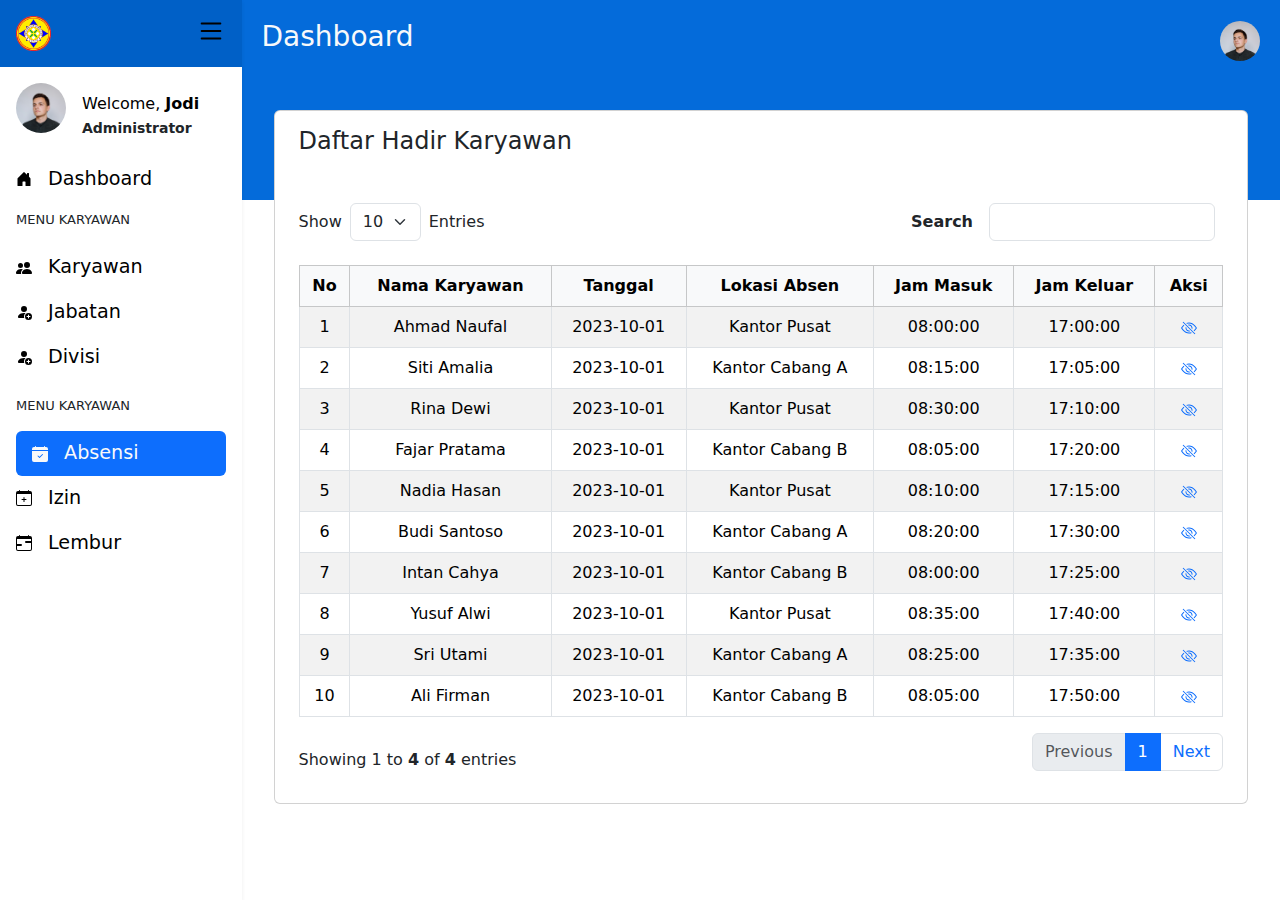
<file: absensi.html>
<!DOCTYPE html>
<html lang="en">
<head>
  <meta charset="UTF-8">
  <meta name="viewport" content="width=device-width, initial-scale=1.0">
  <title>Employee Management Dashboard</title>

  <link rel="stylesheet" href="https://cdn.jsdelivr.net/npm/bootstrap-icons@1.11.3/font/bootstrap-icons.min.css">
  <link rel="stylesheet" href="/asset/main.css">
  <link href="/asset/bootstrap.min.css" rel="stylesheet">
</head>
<body>

  <!-- Sidebar -->
  <div class="d-flex">
    <div class="sidebar shadow-sm" id="sidebar">
      <div class="d-flex justify-content-between bg-primary-dark px-3 py-3">
        <img src="/asset/img/logo.png" style="width: 35px;" alt="" class="logo"/>
        <div class="pointer" id="toggleButton" >
          <svg xmlns="http://www.w3.org/2000/svg" width="30" height="30" fill="currentColor" class="bi bi-list" viewBox="0 0 16 16">
            <path fill-rule="evenodd" d="M2.5 12a.5.5 0 0 1 .5-.5h10a.5.5 0 0 1 0 1H3a.5.5 0 0 1-.5-.5m0-4a.5.5 0 0 1 .5-.5h10a.5.5 0 0 1 0 1H3a.5.5 0 0 1-.5-.5m0-4a.5.5 0 0 1 .5-.5h10a.5.5 0 0 1 0 1H3a.5.5 0 0 1-.5-.5"/>
          </svg>
        </div>
      </div>
      <div class="p-3">
        <div class="d-flex gap-3 align-items-center text-center mb-3">
          <img src="/asset/img/profile_2.jpg" style="width: 70px; height: 50px; object-position: center;" class="rounded-circle mb-2 mx-auto" alt="User Image">
          <div class="text-start mt-2">
            <span>Welcome, <span class="fw-semibold">Jodi</span> </span>
            <small class="text-dark fw-semibold">Administrator</small>
          </div>
        </div>
        <ul class="nav flex-column">
          <li class="nav-item mb-2 d-flex align-items-center">
            <svg xmlns="http://www.w3.org/2000/svg" width="16" height="16" fill="currentColor" class="bi bi-house-door-fill" viewBox="0 0 16 16">
              <path d="M6.5 14.5v-3.505c0-.245.25-.495.5-.495h2c.25 0 .5.25.5.5v3.5a.5.5 0 0 0 .5.5h4a.5.5 0 0 0 .5-.5v-7a.5.5 0 0 0-.146-.354L13 5.793V2.5a.5.5 0 0 0-.5-.5h-1a.5.5 0 0 0-.5.5v1.293L8.354 1.146a.5.5 0 0 0-.708 0l-6 6A.5.5 0 0 0 1.5 7.5v7a.5.5 0 0 0 .5.5h4a.5.5 0 0 0 .5-.5"/>
            </svg>
            <a href="/" class="nav-link">Dashboard</a>
          </li>
          <li class="nav-item" >
            <p class="text-dark">MENU KARYAWAN</p>
          </li>
          <li class="nav-item d-flex align-items-center">
            <svg xmlns="http://www.w3.org/2000/svg" width="16" height="16" fill="currentColor" class="bi bi-people-fill" viewBox="0 0 16 16">
              <path d="M7 14s-1 0-1-1 1-4 5-4 5 3 5 4-1 1-1 1zm4-6a3 3 0 1 0 0-6 3 3 0 0 0 0 6m-5.784 6A2.24 2.24 0 0 1 5 13c0-1.355.68-2.75 1.936-3.72A6.3 6.3 0 0 0 5 9c-4 0-5 3-5 4s1 1 1 1zM4.5 8a2.5 2.5 0 1 0 0-5 2.5 2.5 0 0 0 0 5"/>
            </svg>
            <a href="karyawan.html" class="nav-link">Karyawan</a>
          </li>
          <li class="nav-item d-flex align-items-center">
            <svg xmlns="http://www.w3.org/2000/svg" width="16" height="16" fill="currentColor" class="bi bi-person-fill-add" viewBox="0 0 16 16">
              <path d="M12.5 16a3.5 3.5 0 1 0 0-7 3.5 3.5 0 0 0 0 7m.5-5v1h1a.5.5 0 0 1 0 1h-1v1a.5.5 0 0 1-1 0v-1h-1a.5.5 0 0 1 0-1h1v-1a.5.5 0 0 1 1 0m-2-6a3 3 0 1 1-6 0 3 3 0 0 1 6 0"/>
              <path d="M2 13c0 1 1 1 1 1h5.256A4.5 4.5 0 0 1 8 12.5a4.5 4.5 0 0 1 1.544-3.393Q8.844 9.002 8 9c-5 0-6 3-6 4"/>
            </svg>
            <a href="jabatan.html" class="nav-link">Jabatan</a>
          </li>
          <li class="nav-item d-flex align-items-center">
            <svg xmlns="http://www.w3.org/2000/svg" width="16" height="16" fill="currentColor" class="bi bi-person-fill-add" viewBox="0 0 16 16">
              <path d="M12.5 16a3.5 3.5 0 1 0 0-7 3.5 3.5 0 0 0 0 7m.5-5v1h1a.5.5 0 0 1 0 1h-1v1a.5.5 0 0 1-1 0v-1h-1a.5.5 0 0 1 0-1h1v-1a.5.5 0 0 1 1 0m-2-6a3 3 0 1 1-6 0 3 3 0 0 1 6 0"/>
              <path d="M2 13c0 1 1 1 1 1h5.256A4.5 4.5 0 0 1 8 12.5a4.5 4.5 0 0 1 1.544-3.393Q8.844 9.002 8 9c-5 0-6 3-6 4"/>
            </svg>
            <a href="divisi.html" class="nav-link">Divisi</a>
          </li>
          <li class="nav-item mt-3" >
            <p class="text-dark">MENU KARYAWAN</p>
          </li>
          <li class="nav-item d-flex align-items-center text-light bg-primary rounded ps-3">
            <svg xmlns="http://www.w3.org/2000/svg" width="16" height="16" fill="currentColor" class="bi bi-calendar-check-fill text-light " viewBox="0 0 16 16">
              <path d="M4 .5a.5.5 0 0 0-1 0V1H2a2 2 0 0 0-2 2v1h16V3a2 2 0 0 0-2-2h-1V.5a.5.5 0 0 0-1 0V1H4zM16 14V5H0v9a2 2 0 0 0 2 2h12a2 2 0 0 0 2-2m-5.146-5.146-3 3a.5.5 0 0 1-.708 0l-1.5-1.5a.5.5 0 0 1 .708-.708L7.5 10.793l2.646-2.647a.5.5 0 0 1 .708.708"/>
            </svg>
            <a href="absensi.html" class="nav-link text-light">Absensi</a>
          </li>
          <li class="nav-item d-flex align-items-center">
            <svg xmlns="http://www.w3.org/2000/svg" width="16" height="16" fill="currentColor" class="bi bi-calendar-plus" viewBox="0 0 16 16">
              <path d="M8 7a.5.5 0 0 1 .5.5V9H10a.5.5 0 0 1 0 1H8.5v1.5a.5.5 0 0 1-1 0V10H6a.5.5 0 0 1 0-1h1.5V7.5A.5.5 0 0 1 8 7"/>
              <path d="M3.5 0a.5.5 0 0 1 .5.5V1h8V.5a.5.5 0 0 1 1 0V1h1a2 2 0 0 1 2 2v11a2 2 0 0 1-2 2H2a2 2 0 0 1-2-2V3a2 2 0 0 1 2-2h1V.5a.5.5 0 0 1 .5-.5M1 4v10a1 1 0 0 0 1 1h12a1 1 0 0 0 1-1V4z"/>
            </svg>
            <a href="izin.html" class="nav-link">Izin</a>
          </li>
          <li class="nav-item d-flex align-items-center">
            <svg xmlns="http://www.w3.org/2000/svg" width="16" height="16" fill="currentColor" class="bi bi-calendar-range" viewBox="0 0 16 16">
              <path d="M9 7a1 1 0 0 1 1-1h5v2h-5a1 1 0 0 1-1-1M1 9h4a1 1 0 0 1 0 2H1z"/>
              <path d="M3.5 0a.5.5 0 0 1 .5.5V1h8V.5a.5.5 0 0 1 1 0V1h1a2 2 0 0 1 2 2v11a2 2 0 0 1-2 2H2a2 2 0 0 1-2-2V3a2 2 0 0 1 2-2h1V.5a.5.5 0 0 1 .5-.5M1 4v10a1 1 0 0 0 1 1h12a1 1 0 0 0 1-1V4z"/>
            </svg>
            <a href="lembur.html" class="nav-link">Lembur</a>
          </li>
        </ul>
      </div>
   </div>

    <!-- Main Content -->
    <div class="bg-dashboard">
    </div>
        <div class="content w-100">
            <div class="d-flex justify-content-between align-items-center mb-5">
                <h3 class="text-light">Dashboard</h3>
                <div>
                  <img src="/asset/img/profile_2.jpg" style="width: 40px; height: 40px; object-position: center;" class="rounded-circle" alt="User Avatar">
                </div>
            </div>

            <div class="container my-4 gap-5">
                <div class="card px-4 py-3 my-3">
                    <div class="top-section mb-3">
                        <h4>Daftar Hadir Karyawan</h4>
                        
                    </div>

                    <div class="d-flex justify-content-between align-content-center my-4">
                        <div class="d-flex gap-2 m-0 text-center align-content-center ">
                            <span class="d-flex text-center m-auto align-content-center">Show</span>
                            <select class="form-select" aria-label="Default select example">
                                <option selected>10</option>
                                <option value="1">20</option>
                                <option value="2">30</option>
                            </select>
                            <span class="d-flex text-center m-auto align-content-center">Entries</span>
                        </div>

                        <div class="d-flex gap-3" role="search">
                            <span class="d-flex text-center m-auto align-content-center fw-semibold">Search</span>
                            <input class="form-control me-2" type="search" placeholder="" aria-label="Search">
                        </div>
                    </div>
                
                    <div class="table-responsive">
                      <table class="table table-striped table-bordered align-middle">
                        <thead class="table-light">
                            <tr>
                                <th>No</th>
                                <th>Nama Karyawan</th>
                                <th>Tanggal</th>
                                <th>Lokasi Absen</th>
                                <th>Jam Masuk</th>
                                <th>Jam Keluar</th>
                                <th>Aksi</th>
                            </tr>
                        </thead>
                        <tbody>
                          <tr>
                              <td>1</td>
                              <td>Ahmad Naufal</td>
                              <td>2023-10-01</td>
                              <td>Kantor Pusat</td>
                              <td>08:00:00</td>
                              <td>17:00:00</td>
                              <td>
                                          <svg xmlns="http://www.w3.org/2000/svg" width="16" height="16" fill="currentColor" class="bi bi-eye-slash text-primary" viewBox="0 0 16 16">
          <path d="M13.359 11.238C15.06 9.72 16 8 16 8s-3-5.5-8-5.5a7 7 0 0 0-2.79.588l.77.771A6 6 0 0 1 8 3.5c2.12 0 3.879 1.168 5.168 2.457A13 13 0 0 1 14.828 8q-.086.13-.195.288c-.335.48-.83 1.12-1.465 1.755q-.247.248-.517.486z"/>
          <path d="M11.297 9.176a3.5 3.5 0 0 0-4.474-4.474l.823.823a2.5 2.5 0 0 1 2.829 2.829zm-2.943 1.299.822.822a3.5 3.5 0 0 1-4.474-4.474l.823.823a2.5 2.5 0 0 0 2.829 2.829"/>
          <path d="M3.35 5.47q-.27.24-.518.487A13 13 0 0 0 1.172 8l.195.288c.335.48.83 1.12 1.465 1.755C4.121 11.332 5.881 12.5 8 12.5c.716 0 1.39-.133 2.02-.36l.77.772A7 7 0 0 1 8 13.5C3 13.5 0 8 0 8s.939-1.721 2.641-3.238l.708.709zm10.296 8.884-12-12 .708-.708 12 12z"/>
        </svg>
                              </td>
                          </tr>
                          <tr>
                              <td>2</td>
                              <td>Siti Amalia</td>
                              <td>2023-10-01</td>
                              <td>Kantor Cabang A</td>
                              <td>08:15:00</td>
                              <td>17:05:00</td>
                              <td>
                                  <svg xmlns="http://www.w3.org/2000/svg" width="16" height="16" fill="currentColor" class="bi bi-eye-slash text-primary" viewBox="0 0 16 16">
  <path d="M13.359 11.238C15.06 9.72 16 8 16 8s-3-5.5-8-5.5a7 7 0 0 0-2.79.588l.77.771A6 6 0 0 1 8 3.5c2.12 0 3.879 1.168 5.168 2.457A13 13 0 0 1 14.828 8q-.086.13-.195.288c-.335.48-.83 1.12-1.465 1.755q-.247.248-.517.486z"/>
  <path d="M11.297 9.176a3.5 3.5 0 0 0-4.474-4.474l.823.823a2.5 2.5 0 0 1 2.829 2.829zm-2.943 1.299.822.822a3.5 3.5 0 0 1-4.474-4.474l.823.823a2.5 2.5 0 0 0 2.829 2.829"/>
  <path d="M3.35 5.47q-.27.24-.518.487A13 13 0 0 0 1.172 8l.195.288c.335.48.83 1.12 1.465 1.755C4.121 11.332 5.881 12.5 8 12.5c.716 0 1.39-.133 2.02-.36l.77.772A7 7 0 0 1 8 13.5C3 13.5 0 8 0 8s.939-1.721 2.641-3.238l.708.709zm10.296 8.884-12-12 .708-.708 12 12z"/>
</svg>
                              </td>
                          </tr>
                          <tr>
                              <td>3</td>
                              <td>Rina Dewi</td>
                              <td>2023-10-01</td>
                              <td>Kantor Pusat</td>
                              <td>08:30:00</td>
                              <td>17:10:00</td>
                              <td>
                                  <svg xmlns="http://www.w3.org/2000/svg" width="16" height="16" fill="currentColor" class="bi bi-eye-slash text-primary" viewBox="0 0 16 16">
  <path d="M13.359 11.238C15.06 9.72 16 8 16 8s-3-5.5-8-5.5a7 7 0 0 0-2.79.588l.77.771A6 6 0 0 1 8 3.5c2.12 0 3.879 1.168 5.168 2.457A13 13 0 0 1 14.828 8q-.086.13-.195.288c-.335.48-.83 1.12-1.465 1.755q-.247.248-.517.486z"/>
  <path d="M11.297 9.176a3.5 3.5 0 0 0-4.474-4.474l.823.823a2.5 2.5 0 0 1 2.829 2.829zm-2.943 1.299.822.822a3.5 3.5 0 0 1-4.474-4.474l.823.823a2.5 2.5 0 0 0 2.829 2.829"/>
  <path d="M3.35 5.47q-.27.24-.518.487A13 13 0 0 0 1.172 8l.195.288c.335.48.83 1.12 1.465 1.755C4.121 11.332 5.881 12.5 8 12.5c.716 0 1.39-.133 2.02-.36l.77.772A7 7 0 0 1 8 13.5C3 13.5 0 8 0 8s.939-1.721 2.641-3.238l.708.709zm10.296 8.884-12-12 .708-.708 12 12z"/>
</svg>
                              </td>
                          </tr>
                          <tr>
                              <td>4</td>
                              <td>Fajar Pratama</td>
                              <td>2023-10-01</td>
                              <td>Kantor Cabang B</td>
                              <td>08:05:00</td>
                              <td>17:20:00</td>
                              <td>
                                  <svg xmlns="http://www.w3.org/2000/svg" width="16" height="16" fill="currentColor" class="bi bi-eye-slash text-primary" viewBox="0 0 16 16">
  <path d="M13.359 11.238C15.06 9.72 16 8 16 8s-3-5.5-8-5.5a7 7 0 0 0-2.79.588l.77.771A6 6 0 0 1 8 3.5c2.12 0 3.879 1.168 5.168 2.457A13 13 0 0 1 14.828 8q-.086.13-.195.288c-.335.48-.83 1.12-1.465 1.755q-.247.248-.517.486z"/>
  <path d="M11.297 9.176a3.5 3.5 0 0 0-4.474-4.474l.823.823a2.5 2.5 0 0 1 2.829 2.829zm-2.943 1.299.822.822a3.5 3.5 0 0 1-4.474-4.474l.823.823a2.5 2.5 0 0 0 2.829 2.829"/>
  <path d="M3.35 5.47q-.27.24-.518.487A13 13 0 0 0 1.172 8l.195.288c.335.48.83 1.12 1.465 1.755C4.121 11.332 5.881 12.5 8 12.5c.716 0 1.39-.133 2.02-.36l.77.772A7 7 0 0 1 8 13.5C3 13.5 0 8 0 8s.939-1.721 2.641-3.238l.708.709zm10.296 8.884-12-12 .708-.708 12 12z"/>
</svg>
                              </td>
                          </tr>
                          <tr>
                              <td>5</td>
                              <td>Nadia Hasan</td>
                              <td>2023-10-01</td>
                              <td>Kantor Pusat</td>
                              <td>08:10:00</td>
                              <td>17:15:00</td>
                              <td>
                                  <svg xmlns="http://www.w3.org/2000/svg" width="16" height="16" fill="currentColor" class="bi bi-eye-slash text-primary" viewBox="0 0 16 16">
  <path d="M13.359 11.238C15.06 9.72 16 8 16 8s-3-5.5-8-5.5a7 7 0 0 0-2.79.588l.77.771A6 6 0 0 1 8 3.5c2.12 0 3.879 1.168 5.168 2.457A13 13 0 0 1 14.828 8q-.086.13-.195.288c-.335.48-.83 1.12-1.465 1.755q-.247.248-.517.486z"/>
  <path d="M11.297 9.176a3.5 3.5 0 0 0-4.474-4.474l.823.823a2.5 2.5 0 0 1 2.829 2.829zm-2.943 1.299.822.822a3.5 3.5 0 0 1-4.474-4.474l.823.823a2.5 2.5 0 0 0 2.829 2.829"/>
  <path d="M3.35 5.47q-.27.24-.518.487A13 13 0 0 0 1.172 8l.195.288c.335.48.83 1.12 1.465 1.755C4.121 11.332 5.881 12.5 8 12.5c.716 0 1.39-.133 2.02-.36l.77.772A7 7 0 0 1 8 13.5C3 13.5 0 8 0 8s.939-1.721 2.641-3.238l.708.709zm10.296 8.884-12-12 .708-.708 12 12z"/>
</svg>
                              </td>
                          </tr>
                          <tr>
                              <td>6</td>
                              <td>Budi Santoso</td>
                              <td>2023-10-01</td>
                              <td>Kantor Cabang A</td>
                              <td>08:20:00</td>
                              <td>17:30:00</td>
                              <td>
                                  <svg xmlns="http://www.w3.org/2000/svg" width="16" height="16" fill="currentColor" class="bi bi-eye-slash text-primary" viewBox="0 0 16 16">
  <path d="M13.359 11.238C15.06 9.72 16 8 16 8s-3-5.5-8-5.5a7 7 0 0 0-2.79.588l.77.771A6 6 0 0 1 8 3.5c2.12 0 3.879 1.168 5.168 2.457A13 13 0 0 1 14.828 8q-.086.13-.195.288c-.335.48-.83 1.12-1.465 1.755q-.247.248-.517.486z"/>
  <path d="M11.297 9.176a3.5 3.5 0 0 0-4.474-4.474l.823.823a2.5 2.5 0 0 1 2.829 2.829zm-2.943 1.299.822.822a3.5 3.5 0 0 1-4.474-4.474l.823.823a2.5 2.5 0 0 0 2.829 2.829"/>
  <path d="M3.35 5.47q-.27.24-.518.487A13 13 0 0 0 1.172 8l.195.288c.335.48.83 1.12 1.465 1.755C4.121 11.332 5.881 12.5 8 12.5c.716 0 1.39-.133 2.02-.36l.77.772A7 7 0 0 1 8 13.5C3 13.5 0 8 0 8s.939-1.721 2.641-3.238l.708.709zm10.296 8.884-12-12 .708-.708 12 12z"/>
</svg>
                              </td>
                          </tr>
                          <tr>
                              <td>7</td>
                              <td>Intan Cahya</td>
                              <td>2023-10-01</td>
                              <td>Kantor Cabang B</td>
                              <td>08:00:00</td>
                              <td>17:25:00</td>
                              <td>
                                  <svg xmlns="http://www.w3.org/2000/svg" width="16" height="16" fill="currentColor" class="bi bi-eye-slash text-primary" viewBox="0 0 16 16">
  <path d="M13.359 11.238C15.06 9.72 16 8 16 8s-3-5.5-8-5.5a7 7 0 0 0-2.79.588l.77.771A6 6 0 0 1 8 3.5c2.12 0 3.879 1.168 5.168 2.457A13 13 0 0 1 14.828 8q-.086.13-.195.288c-.335.48-.83 1.12-1.465 1.755q-.247.248-.517.486z"/>
  <path d="M11.297 9.176a3.5 3.5 0 0 0-4.474-4.474l.823.823a2.5 2.5 0 0 1 2.829 2.829zm-2.943 1.299.822.822a3.5 3.5 0 0 1-4.474-4.474l.823.823a2.5 2.5 0 0 0 2.829 2.829"/>
  <path d="M3.35 5.47q-.27.24-.518.487A13 13 0 0 0 1.172 8l.195.288c.335.48.83 1.12 1.465 1.755C4.121 11.332 5.881 12.5 8 12.5c.716 0 1.39-.133 2.02-.36l.77.772A7 7 0 0 1 8 13.5C3 13.5 0 8 0 8s.939-1.721 2.641-3.238l.708.709zm10.296 8.884-12-12 .708-.708 12 12z"/>
</svg>
                              </td>
                          </tr>
                          <tr>
                              <td>8</td>
                              <td>Yusuf Alwi</td>
                              <td>2023-10-01</td>
                              <td>Kantor Pusat</td>
                              <td>08:35:00</td>
                              <td>17:40:00</td>
                              <td>
                                  <svg xmlns="http://www.w3.org/2000/svg" width="16" height="16" fill="currentColor" class="bi bi-eye-slash text-primary" viewBox="0 0 16 16">
  <path d="M13.359 11.238C15.06 9.72 16 8 16 8s-3-5.5-8-5.5a7 7 0 0 0-2.79.588l.77.771A6 6 0 0 1 8 3.5c2.12 0 3.879 1.168 5.168 2.457A13 13 0 0 1 14.828 8q-.086.13-.195.288c-.335.48-.83 1.12-1.465 1.755q-.247.248-.517.486z"/>
  <path d="M11.297 9.176a3.5 3.5 0 0 0-4.474-4.474l.823.823a2.5 2.5 0 0 1 2.829 2.829zm-2.943 1.299.822.822a3.5 3.5 0 0 1-4.474-4.474l.823.823a2.5 2.5 0 0 0 2.829 2.829"/>
  <path d="M3.35 5.47q-.27.24-.518.487A13 13 0 0 0 1.172 8l.195.288c.335.48.83 1.12 1.465 1.755C4.121 11.332 5.881 12.5 8 12.5c.716 0 1.39-.133 2.02-.36l.77.772A7 7 0 0 1 8 13.5C3 13.5 0 8 0 8s.939-1.721 2.641-3.238l.708.709zm10.296 8.884-12-12 .708-.708 12 12z"/>
</svg>
                              </td>
                          </tr>
                          <tr>
                              <td>9</td>
                              <td>Sri Utami</td>
                              <td>2023-10-01</td>
                              <td>Kantor Cabang A</td>
                              <td>08:25:00</td>
                              <td>17:35:00</td>
                              <td>
                                  <svg xmlns="http://www.w3.org/2000/svg" width="16" height="16" fill="currentColor" class="bi bi-eye-slash text-primary" viewBox="0 0 16 16">
  <path d="M13.359 11.238C15.06 9.72 16 8 16 8s-3-5.5-8-5.5a7 7 0 0 0-2.79.588l.77.771A6 6 0 0 1 8 3.5c2.12 0 3.879 1.168 5.168 2.457A13 13 0 0 1 14.828 8q-.086.13-.195.288c-.335.48-.83 1.12-1.465 1.755q-.247.248-.517.486z"/>
  <path d="M11.297 9.176a3.5 3.5 0 0 0-4.474-4.474l.823.823a2.5 2.5 0 0 1 2.829 2.829zm-2.943 1.299.822.822a3.5 3.5 0 0 1-4.474-4.474l.823.823a2.5 2.5 0 0 0 2.829 2.829"/>
  <path d="M3.35 5.47q-.27.24-.518.487A13 13 0 0 0 1.172 8l.195.288c.335.48.83 1.12 1.465 1.755C4.121 11.332 5.881 12.5 8 12.5c.716 0 1.39-.133 2.02-.36l.77.772A7 7 0 0 1 8 13.5C3 13.5 0 8 0 8s.939-1.721 2.641-3.238l.708.709zm10.296 8.884-12-12 .708-.708 12 12z"/>
</svg>
                              </td>
                          </tr>
                          <tr>
                              <td>10</td>
                              <td>Ali Firman</td>
                              <td>2023-10-01</td>
                              <td>Kantor Cabang B</td>
                              <td>08:05:00</td>
                              <td>17:50:00</td>
                              <td>
                                  <svg xmlns="http://www.w3.org/2000/svg" width="16" height="16" fill="currentColor" class="bi bi-eye-slash text-primary" viewBox="0 0 16 16">
  <path d="M13.359 11.238C15.06 9.72 16 8 16 8s-3-5.5-8-5.5a7 7 0 0 0-2.79.588l.77.771A6 6 0 0 1 8 3.5c2.12 0 3.879 1.168 5.168 2.457A13 13 0 0 1 14.828 8q-.086.13-.195.288c-.335.48-.83 1.12-1.465 1.755q-.247.248-.517.486z"/>
  <path d="M11.297 9.176a3.5 3.5 0 0 0-4.474-4.474l.823.823a2.5 2.5 0 0 1 2.829 2.829zm-2.943 1.299.822.822a3.5 3.5 0 0 1-4.474-4.474l.823.823a2.5 2.5 0 0 0 2.829 2.829"/>
  <path d="M3.35 5.47q-.27.24-.518.487A13 13 0 0 0 1.172 8l.195.288c.335.48.83 1.12 1.465 1.755C4.121 11.332 5.881 12.5 8 12.5c.716 0 1.39-.133 2.02-.36l.77.772A7 7 0 0 1 8 13.5C3 13.5 0 8 0 8s.939-1.721 2.641-3.238l.708.709zm10.296 8.884-12-12 .708-.708 12 12z"/>
</svg>
                              </td>
                          </tr>
                      </tbody>
                    </table>
                    </div>

                    <div class="d-flex justify-content-between align-items-center">
                        <div class="d-flex align-content-center">
                            <p class="m-0">Showing 1 to <span class="fw-semibold">4</span> of <span  class="fw-semibold">4</span> entries</p>
                        </div>
                        <nav aria-label="...">
                            <ul class="pagination rounded">
                              <li class="page-item disabled">
                                <span class="page-link">Previous</span>
                              </li>
                              <li class="page-item active"><a class="page-link" href="#">1</a></li>
                              <li class="page-item">
                                <a class="page-link" href="#">Next</a>
                              </li>
                            </ul>
                        </nav>
                    </div>
                </div>
            </div>
        </div>
  </div>
  <script src="/asset/main.js"></script>
  <script src="/asset/bootstrap.bundle.min.js"></script>
  <script src="/asset/bootstrap_icon.css"></script>
</body>
</html>
</file>
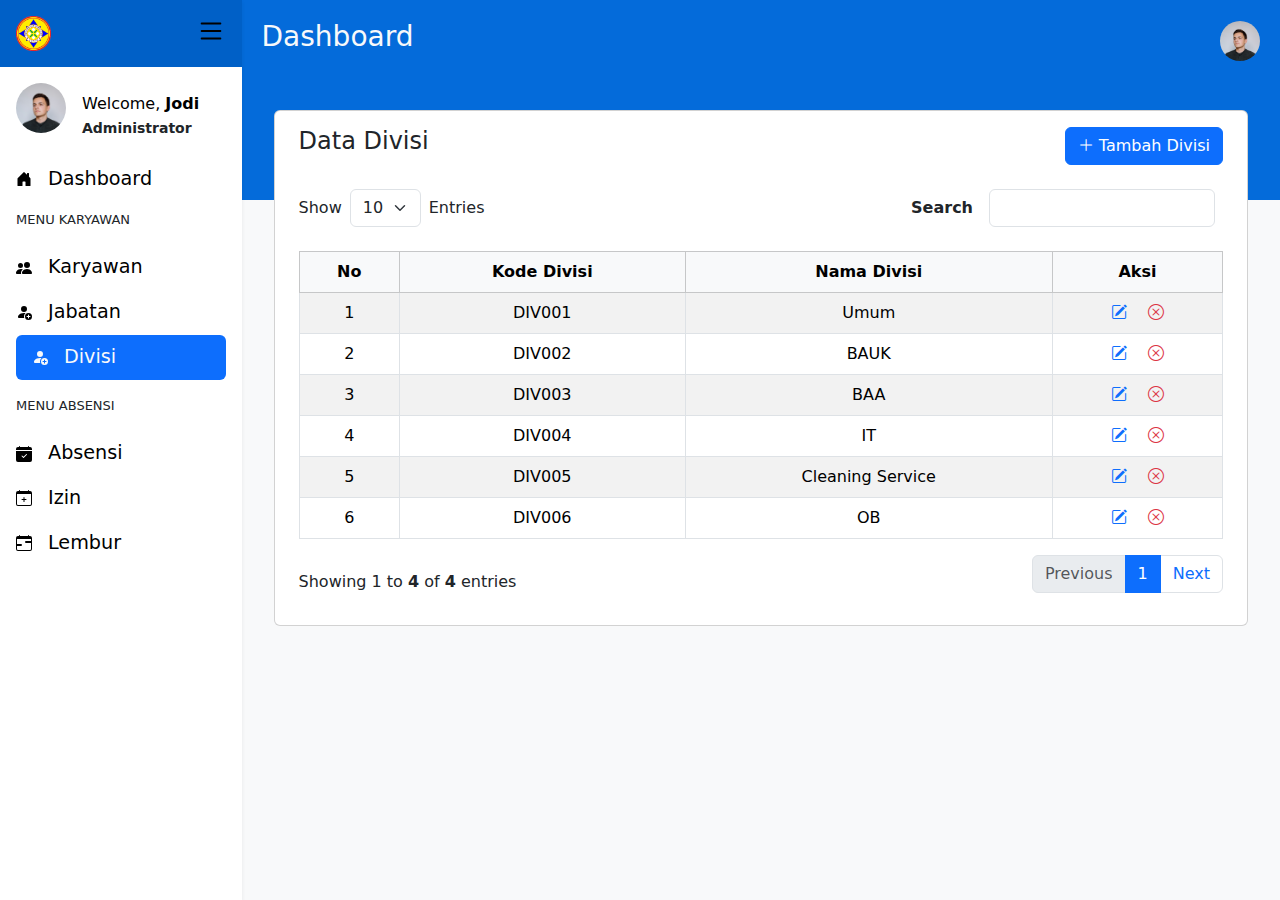
<file: divisi.html>
<!DOCTYPE html>
<html lang="en">
<head>
  <meta charset="UTF-8">
  <meta name="viewport" content="width=device-width, initial-scale=1.0">
  <title>Employee Management Dashboard</title>
  <link rel="stylesheet" href="https://cdn.jsdelivr.net/npm/bootstrap-icons@1.11.3/font/bootstrap-icons.min.css">
  <link href="/asset/bootstrap.min.css" rel="stylesheet">
  <link rel="stylesheet" href="/asset/main.css">
</head>
<body>

  <!-- Sidebar -->
  <div class="d-flex">
    <div class="sidebar shadow-sm" id="sidebar">
      <div class="d-flex justify-content-between bg-primary-dark px-3 py-3">
        <img src="/asset/img/logo.png" style="width: 35px;" alt="" class="logo"/>
        <div class="pointer" id="toggleButton" >
          <svg xmlns="http://www.w3.org/2000/svg" width="30" height="30" fill="currentColor" class="bi bi-list" viewBox="0 0 16 16">
            <path fill-rule="evenodd" d="M2.5 12a.5.5 0 0 1 .5-.5h10a.5.5 0 0 1 0 1H3a.5.5 0 0 1-.5-.5m0-4a.5.5 0 0 1 .5-.5h10a.5.5 0 0 1 0 1H3a.5.5 0 0 1-.5-.5m0-4a.5.5 0 0 1 .5-.5h10a.5.5 0 0 1 0 1H3a.5.5 0 0 1-.5-.5"/>
          </svg>
        </div>
      </div>
      <div class="p-3">
        <div class="d-flex gap-3 align-items-center text-center mb-3">
          <img src="/asset/img/profile_2.jpg" style="width: 70px; height: 50px; object-position: center;" class="rounded-circle mb-2 mx-auto" alt="User Image">
          <div class="text-start mt-2">
            <span>Welcome, <span class="fw-semibold">Jodi</span> </span>
            <small class="text-dark fw-semibold">Administrator</small>
          </div>
        </div>
        <ul class="nav flex-column">
              <li class="nav-item mb-2 d-flex align-items-center">
                <svg xmlns="http://www.w3.org/2000/svg" width="16" height="16" fill="currentColor" class="bi bi-house-door-fill" viewBox="0 0 16 16">
                  <path d="M6.5 14.5v-3.505c0-.245.25-.495.5-.495h2c.25 0 .5.25.5.5v3.5a.5.5 0 0 0 .5.5h4a.5.5 0 0 0 .5-.5v-7a.5.5 0 0 0-.146-.354L13 5.793V2.5a.5.5 0 0 0-.5-.5h-1a.5.5 0 0 0-.5.5v1.293L8.354 1.146a.5.5 0 0 0-.708 0l-6 6A.5.5 0 0 0 1.5 7.5v7a.5.5 0 0 0 .5.5h4a.5.5 0 0 0 .5-.5"/>
                </svg>
                <a href="/" class="nav-link">Dashboard</a>
              </li>
              <li class="nav-item" >
                <p class="text-dark">MENU KARYAWAN</p>
              </li>
              <li class="nav-item d-flex align-items-center">
                <svg xmlns="http://www.w3.org/2000/svg" width="16" height="16" fill="currentColor" class="bi bi-people-fill" viewBox="0 0 16 16">
                  <path d="M7 14s-1 0-1-1 1-4 5-4 5 3 5 4-1 1-1 1zm4-6a3 3 0 1 0 0-6 3 3 0 0 0 0 6m-5.784 6A2.24 2.24 0 0 1 5 13c0-1.355.68-2.75 1.936-3.72A6.3 6.3 0 0 0 5 9c-4 0-5 3-5 4s1 1 1 1zM4.5 8a2.5 2.5 0 1 0 0-5 2.5 2.5 0 0 0 0 5"/>
                </svg>
                <a href="karyawan.html" class="nav-link">Karyawan</a>
              </li>
              <li class="nav-item d-flex align-items-center">
                <svg xmlns="http://www.w3.org/2000/svg" width="16" height="16" fill="currentColor" class="bi bi-person-fill-add" viewBox="0 0 16 16">
                  <path d="M12.5 16a3.5 3.5 0 1 0 0-7 3.5 3.5 0 0 0 0 7m.5-5v1h1a.5.5 0 0 1 0 1h-1v1a.5.5 0 0 1-1 0v-1h-1a.5.5 0 0 1 0-1h1v-1a.5.5 0 0 1 1 0m-2-6a3 3 0 1 1-6 0 3 3 0 0 1 6 0"/>
                  <path d="M2 13c0 1 1 1 1 1h5.256A4.5 4.5 0 0 1 8 12.5a4.5 4.5 0 0 1 1.544-3.393Q8.844 9.002 8 9c-5 0-6 3-6 4"/>
                </svg>
                <a href="jabatan.html" class="nav-link">Jabatan</a>
              </li>
              <li class="nav-item d-flex align-items-center bg-primary rounded ps-3">
                <svg xmlns="http://www.w3.org/2000/svg" width="16" height="16" fill="currentColor" class="bi bi-person-fill-add text-light" viewBox="0 0 16 16">
                  <path d="M12.5 16a3.5 3.5 0 1 0 0-7 3.5 3.5 0 0 0 0 7m.5-5v1h1a.5.5 0 0 1 0 1h-1v1a.5.5 0 0 1-1 0v-1h-1a.5.5 0 0 1 0-1h1v-1a.5.5 0 0 1 1 0m-2-6a3 3 0 1 1-6 0 3 3 0 0 1 6 0"/>
                  <path d="M2 13c0 1 1 1 1 1h5.256A4.5 4.5 0 0 1 8 12.5a4.5 4.5 0 0 1 1.544-3.393Q8.844 9.002 8 9c-5 0-6 3-6 4"/>
                </svg>
                <a href="divisi.html" class="nav-link text-light">Divisi</a>
              </li>
              <li class="nav-item mt-3">
                <p class="text-dark">MENU ABSENSI</p>
              </li>
              <li class="nav-item d-flex align-items-center">
                <svg xmlns="http://www.w3.org/2000/svg" width="16" height="16" fill="currentColor" class="bi bi-calendar-check-fill" viewBox="0 0 16 16">
                  <path d="M4 .5a.5.5 0 0 0-1 0V1H2a2 2 0 0 0-2 2v1h16V3a2 2 0 0 0-2-2h-1V.5a.5.5 0 0 0-1 0V1H4zM16 14V5H0v9a2 2 0 0 0 2 2h12a2 2 0 0 0 2-2m-5.146-5.146-3 3a.5.5 0 0 1-.708 0l-1.5-1.5a.5.5 0 0 1 .708-.708L7.5 10.793l2.646-2.647a.5.5 0 0 1 .708.708"/>
                </svg>
                <a href="absensi.html" class="nav-link">Absensi</a>
              </li>
              <li class="nav-item d-flex align-items-center">
                <svg xmlns="http://www.w3.org/2000/svg" width="16" height="16" fill="currentColor" class="bi bi-calendar-plus" viewBox="0 0 16 16">
                  <path d="M8 7a.5.5 0 0 1 .5.5V9H10a.5.5 0 0 1 0 1H8.5v1.5a.5.5 0 0 1-1 0V10H6a.5.5 0 0 1 0-1h1.5V7.5A.5.5 0 0 1 8 7"/>
                  <path d="M3.5 0a.5.5 0 0 1 .5.5V1h8V.5a.5.5 0 0 1 1 0V1h1a2 2 0 0 1 2 2v11a2 2 0 0 1-2 2H2a2 2 0 0 1-2-2V3a2 2 0 0 1 2-2h1V.5a.5.5 0 0 1 .5-.5M1 4v10a1 1 0 0 0 1 1h12a1 1 0 0 0 1-1V4z"/>
                </svg>
                <a href="izin.html" class="nav-link">Izin</a>
              </li>
              <li class="nav-item d-flex align-items-center">
                <svg xmlns="http://www.w3.org/2000/svg" width="16" height="16" fill="currentColor" class="bi bi-calendar-range" viewBox="0 0 16 16">
                  <path d="M9 7a1 1 0 0 1 1-1h5v2h-5a1 1 0 0 1-1-1M1 9h4a1 1 0 0 1 0 2H1z"/>
                  <path d="M3.5 0a.5.5 0 0 1 .5.5V1h8V.5a.5.5 0 0 1 1 0V1h1a2 2 0 0 1 2 2v11a2 2 0 0 1-2 2H2a2 2 0 0 1-2-2V3a2 2 0 0 1 2-2h1V.5a.5.5 0 0 1 .5-.5M1 4v10a1 1 0 0 0 1 1h12a1 1 0 0 0 1-1V4z"/>
                </svg>
                <a href="lembur.html" class="nav-link">Lembur</a>
              </li>
        </ul>
      </div>
  </div>

   <!-- Main Content -->
    <div class="bg-dashboard">
    </div>
    <div class="content w-100">
            <div class="d-flex justify-content-between align-items-center mb-5">
                <h3 class="text-light">Dashboard</h3>
                <div>
                  <img src="/asset/img/profile_2.jpg" style="width: 40px; height: 40px; object-position: center;" class="rounded-circle" alt="User Avatar">
                </div>
            </div>

            <div class="container my-4 gap-5">
                <div class="card px-4 py-3 my-3">
                  <div id="wrapper_table_karyawan">
                      <div class="top-section mb-3">
                          <h4>Data Divisi</h4>
                          <button class="btn btn-primary" id="btn_tambah_karyawan" data-target="form-element">
                            <i class="bi bi-plus-lg"></i> Tambah Divisi
                        </button>
                      </div>

                      <div class="d-flex justify-content-between align-content-center my-4">
                          <div class="d-flex gap-2 m-0 text-center align-content-center ">
                              <span class="d-flex text-center m-auto align-content-center">Show</span>
                              <select class="form-select" aria-label="Default select example">
                                  <option selected>10</option>
                                  <option value="1">20</option>
                                  <option value="2">30</option>
                              </select>
                              <span class="d-flex text-center m-auto align-content-center">Entries</span>
                          </div>

                          <div class="d-flex gap-3" role="search">
                              <span class="d-flex text-center m-auto align-content-center fw-semibold">Search</span>
                              <input class="form-control me-2" type="search" placeholder="" aria-label="Search">
                          </div>
                      </div>
                  
                      <div class="table-responsive">
                        <table class="table table-striped table-bordered align-middle">
                          <thead class="table-light">
                              <tr>
                                  <th>No</th>
                                  <th>Kode Divisi</th>
                                  <th>Nama Divisi</th>
                                  <th>Aksi</th>
                              </tr>
                          </thead>
                          <tbody>
                              <tr>
                                  <td>1</td>
                                  <td>DIV001</td>
                                  <td>Umum</td>
                                  <td>
                                      <a href="#" class="text-primary"><i class="bi bi-pencil-square"></i></a>
                                      <a href="#" class="text-danger ms-3"><i class="bi bi-x-circle"></i></a>
                                  </td>
                              </tr>
                              <tr>
                                  <td>2</td>
                                  <td>DIV002</td>
                                  <td>BAUK</td>
                                  <td>
                                      <a href="#" class="text-primary"><i class="bi bi-pencil-square"></i></a>
                                      <a href="#" class="text-danger ms-3"><i class="bi bi-x-circle"></i></a>
                                  </td>
                              </tr>
                              <tr>
                                  <td>3</td>
                                  <td>DIV003</td>
                                  <td>BAA</td>
                                  <td>
                                      <a href="#" class="text-primary"><i class="bi bi-pencil-square"></i></a>
                                      <a href="#" class="text-danger ms-3"><i class="bi bi-x-circle"></i></a>
                                  </td>
                              </tr>
                              <tr>
                                  <td>4</td>
                                  <td>DIV004</td>
                                  <td>IT</td>
                                  <td>
                                      <a href="#" class="text-primary"><i class="bi bi-pencil-square"></i></a>
                                      <a href="#" class="text-danger ms-3"><i class="bi bi-x-circle"></i></a>
                                  </td>
                              </tr>
                              <tr>
                                  <td>5</td>
                                  <td>DIV005</td>
                                  <td>Cleaning Service</td>
                                  <td>
                                      <a href="#" class="text-primary"><i class="bi bi-pencil-square"></i></a>
                                      <a href="#" class="text-danger ms-3"><i class="bi bi-x-circle"></i></a>
                                  </td>
                              </tr>
                              <tr>
                                <td>6</td>
                                <td>DIV006</td>
                                <td>OB</td>
                                <td>
                                    <a href="#" class="text-primary"><i class="bi bi-pencil-square"></i></a>
                                    <a href="#" class="text-danger ms-3"><i class="bi bi-x-circle"></i></a>
                                </td>
                            </tr>
                          </tbody>
                        </table>
                      </div>

                      <div class="d-flex justify-content-between align-items-center">
                          <div class="d-flex align-content-center">
                              <p class="m-0">Showing 1 to <span class="fw-semibold">4</span> of <span  class="fw-semibold">4</span> entries</p>
                          </div>
                          <nav aria-label="...">
                              <ul class="pagination rounded">
                                <li class="page-item disabled">
                                  <span class="page-link">Previous</span>
                                </li>
                                <li class="page-item active"><a class="page-link" href="#">1</a></li>
                                <li class="page-item">
                                  <a class="page-link" href="#">Next</a>
                                </li>
                              </ul>
                          </nav>
                      </div>
         
                  </div>
                  <div id="wrapper_form_karyawan">
                    <!-- Content Content -->
                    <div class="card d-none" id="form-element">
                          <div class="card-body">
                            <nav aria-label="breadcrumb">
                                <div class="d-flex gap-3">
                                    <h5>Form</h5>
                                    <ol class="breadcrumb">
                                    <li class="breadcrumb-item"><a href="#">Home</a></li>
                                    <li class="breadcrumb-item"><a href="#">Jabatan</a></li>
                                    <li class="breadcrumb-item active" aria-current="page">Tambah Divisi</li>
                                    </ol>
                                </div>
                            </nav>
                              <label class="fw-bold mb-4">Tambah Divisi</label>
                              <form>
                                  <div class="mb-3">
                                  <label for="exampleInputEmail1" class="form-label">Divisi</label>
                                  <input type="text" class="form-control" id="exampleInputEmail1" aria-describedby="emailHelp">
                                  </div>
                                  <div class="flex gap-4">
                                    <button type="submit" class="btn btn-primary" id="btn-submit">Simpan</button>
                                    <button type="submit" class="btn btn-danger" data-target="jabatan" id="close">Batal</button>
                                </div>
                              </form>
                          </div>
                      </div>
                  </div>  
                </div>

                
            </div>
        </div>
  </div>

  <script src="/asset/main.js"></script>
  <script src="/asset/bootstrap.bundle.min.js"></script>
  <script src="/asset/bootstrap_icon.css"></script>
</body>
</html>
</file>
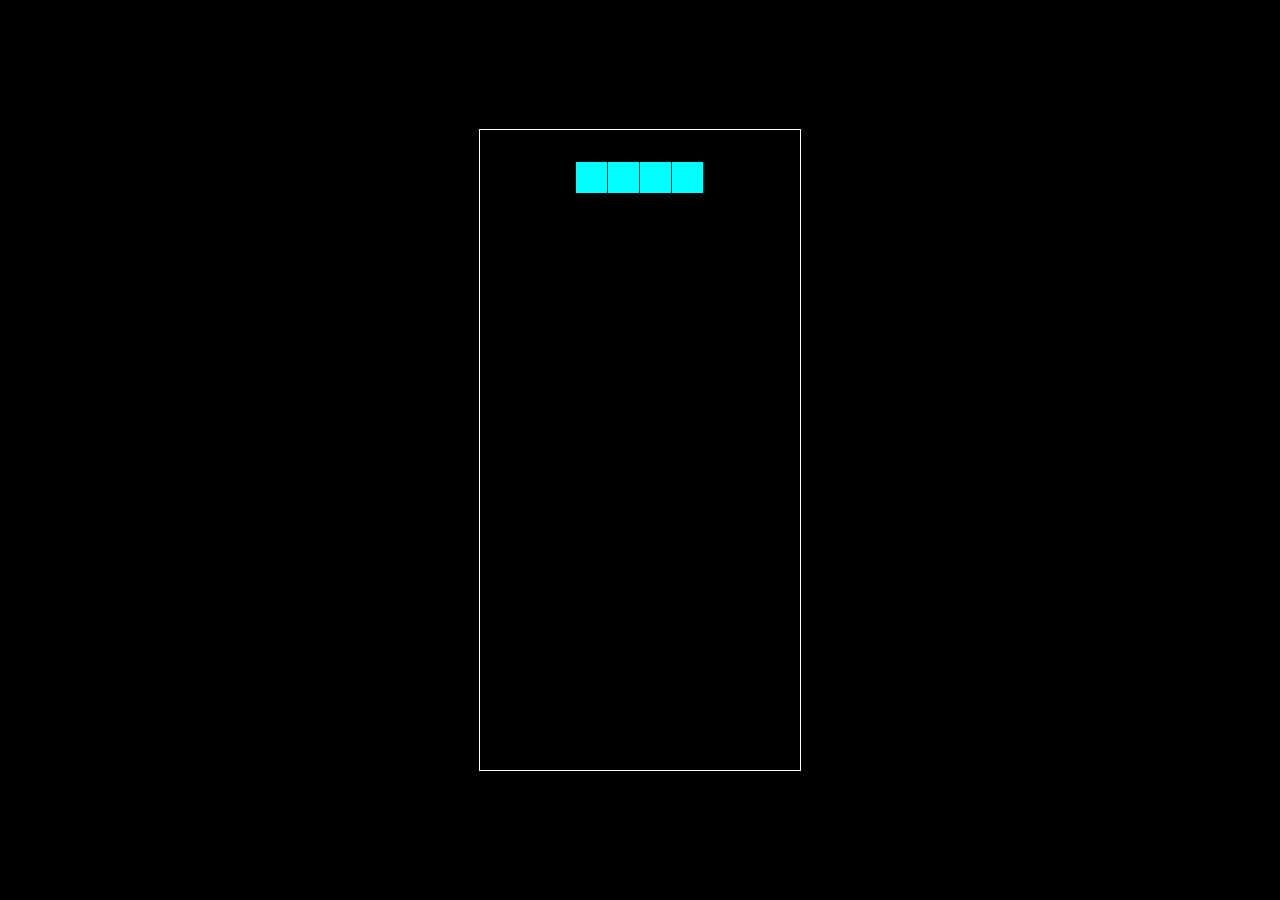
<file: game.html>
<!DOCTYPE html>
<html>
<head>
  <title>GAME TETRIS</title>
  <meta charset="UTF-8">
  <style>
  html, body {
    height: 100%;
    margin: 0;
  }

  body {
    background: black;
    display: flex;
    align-items: center;
    justify-content: center;
  }

  canvas {
    border: 1px solid white;
  }
  </style>
</head>
<body>
<canvas width="320" height="640" id="game"></canvas>
<script>
// https://tetris.fandom.com/wiki/Tetris_Guideline

// get a random integer between the range of [min,max]
// @see https://stackoverflow.com/a/1527820/2124254
function getRandomInt(min, max) {
  min = Math.ceil(min);
  max = Math.floor(max);

  return Math.floor(Math.random() * (max - min + 1)) + min;
}

// generate a new tetromino sequence
// @see https://tetris.fandom.com/wiki/Random_Generator
function generateSequence() {
  const sequence = ['I', 'J', 'L', 'O', 'S', 'T', 'Z'];

  while (sequence.length) {
    const rand = getRandomInt(0, sequence.length - 1);
    const name = sequence.splice(rand, 1)[0];
    tetrominoSequence.push(name);
  }
}

// get the next tetromino in the sequence
function getNextTetromino() {
  if (tetrominoSequence.length === 0) {
    generateSequence();
  }

  const name = tetrominoSequence.pop();
  const matrix = tetrominos[name];

  // I and O start centered, all others start in left-middle
  const col = playfield[0].length / 2 - Math.ceil(matrix[0].length / 2);

  // I starts on row 21 (-1), all others start on row 22 (-2)
  const row = name === 'I' ? -1 : -2;

  return {
    name: name,      // name of the piece (L, O, etc.)
    matrix: matrix,  // the current rotation matrix
    row: row,        // current row (starts offscreen)
    col: col         // current col
  };
}

// rotate an NxN matrix 90deg
// @see https://codereview.stackexchange.com/a/186834
function rotate(matrix) {
  const N = matrix.length - 1;
  const result = matrix.map((row, i) =>
    row.map((val, j) => matrix[N - j][i])
  );

  return result;
}

// check to see if the new matrix/row/col is valid
function isValidMove(matrix, cellRow, cellCol) {
  for (let row = 0; row < matrix.length; row++) {
    for (let col = 0; col < matrix[row].length; col++) {
      if (matrix[row][col] && (
          // outside the game bounds
          cellCol + col < 0 ||
          cellCol + col >= playfield[0].length ||
          cellRow + row >= playfield.length ||
          // collides with another piece
          playfield[cellRow + row][cellCol + col])
        ) {
        return false;
      }
    }
  }

  return true;
}

// place the tetromino on the playfield
function placeTetromino() {
  for (let row = 0; row < tetromino.matrix.length; row++) {
    for (let col = 0; col < tetromino.matrix[row].length; col++) {
      if (tetromino.matrix[row][col]) {

        // game over if piece has any part offscreen
        if (tetromino.row + row < 0) {
          return showGameOver();
        }

        playfield[tetromino.row + row][tetromino.col + col] = tetromino.name;
      }
    }
  }

  // check for line clears starting from the bottom and working our way up
  for (let row = playfield.length - 1; row >= 0; ) {
    if (playfield[row].every(cell => !!cell)) {

      // drop every row above this one
      for (let r = row; r >= 0; r--) {
        for (let c = 0; c < playfield[r].length; c++) {
          playfield[r][c] = playfield[r-1][c];
        }
      }
    }
    else {
      row--;
    }
  }

  tetromino = getNextTetromino();
}

// show the game over screen
function showGameOver() {
  cancelAnimationFrame(rAF);
  gameOver = true;

  context.fillStyle = 'black';
  context.globalAlpha = 0.75;
  context.fillRect(0, canvas.height / 2 - 30, canvas.width, 60);

  context.globalAlpha = 1;
  context.fillStyle = 'white';
  context.font = '36px monospace';
  context.textAlign = 'center';
  context.textBaseline = 'middle';
  context.fillText('GAME OVER!', canvas.width / 2, canvas.height / 2);
}

const canvas = document.getElementById('game');
const context = canvas.getContext('2d');
const grid = 32;
const tetrominoSequence = [];

// keep track of what is in every cell of the game using a 2d array
// tetris playfield is 10x20, with a few rows offscreen
const playfield = [];

// populate the empty state
for (let row = -2; row < 20; row++) {
  playfield[row] = [];

  for (let col = 0; col < 10; col++) {
    playfield[row][col] = 0;
  }
}

// how to draw each tetromino
// @see https://tetris.fandom.com/wiki/SRS
const tetrominos = {
  'I': [
    [0,0,0,0],
    [1,1,1,1],
    [0,0,0,0],
    [0,0,0,0]
  ],
  'J': [
    [1,0,0],
    [1,1,1],
    [0,0,0],
  ],
  'L': [
    [0,0,1],
    [1,1,1],
    [0,0,0],
  ],
  'O': [
    [1,1],
    [1,1],
  ],
  'S': [
    [0,1,1],
    [1,1,0],
    [0,0,0],
  ],
  'Z': [
    [1,1,0],
    [0,1,1],
    [0,0,0],
  ],
  'T': [
    [0,1,0],
    [1,1,1],
    [0,0,0],
  ]
};

// color of each tetromino
const colors = {
  'I': 'cyan',
  'O': 'yellow',
  'T': 'purple',
  'S': 'green',
  'Z': 'red',
  'J': 'blue',
  'L': 'orange'
};

let count = 0;
let tetromino = getNextTetromino();
let rAF = null;  // keep track of the animation frame so we can cancel it
let gameOver = false;
// game loop
function loop() {
  rAF = requestAnimationFrame(loop);
  context.clearRect(0,0,canvas.width,canvas.height);

  // draw the playfield
  for (let row = 0; row < 20; row++) {
    for (let col = 0; col < 10; col++) {
      if (playfield[row][col]) {
        const name = playfield[row][col];
        context.fillStyle = colors[name];
        // drawing 1 px smaller than the grid creates a grid effect
        context.fillRect(col * grid, row * grid, grid-1, grid-1);
      }
    }
  }

  // draw the active tetromino
  if (tetromino) {
    // tetromino falls every 35 frames
    if (++count > 35) {
      tetromino.row++;
      count = 0;
      // place piece if it runs into anything
      if (!isValidMove(tetromino.matrix, tetromino.row, tetromino.col)) {
        tetromino.row--;
        placeTetromino();
      }
    }

    context.fillStyle = colors[tetromino.name];
    for (let row = 0; row < tetromino.matrix.length; row++) {
      for (let col = 0; col < tetromino.matrix[row].length; col++) {
        if (tetromino.matrix[row][col]) {
          // drawing 1 px smaller than the grid creates a grid effect
          context.fillRect((tetromino.col + col) * grid, (tetromino.row + row) * grid, grid-1, grid-1);
        }
      }
    }
  }
}

// listen to keyboard events to move the active tetromino
document.addEventListener('keydown', function(e) {
  if (gameOver) return;
  // left and right arrow keys (move)
  if (e.which === 37 || e.which === 39) {
    const col = e.which === 37
      ? tetromino.col - 1
      : tetromino.col + 1;
    if (isValidMove(tetromino.matrix, tetromino.row, col)) {
      tetromino.col = col;
    }
  }

  // up arrow key (rotate)
  if (e.which === 38) {
    const matrix = rotate(tetromino.matrix);
    if (isValidMove(matrix, tetromino.row, tetromino.col)) {
      tetromino.matrix = matrix;
    }
  }

  // down arrow key (drop)
  if(e.which === 40) {
    const row = tetromino.row + 1;
    if (!isValidMove(tetromino.matrix, row, tetromino.col)) {
      tetromino.row = row - 1;
      placeTetromino();
      return;
    }

    tetromino.row = row;
  }
});

// start the game
rAF = requestAnimationFrame(loop);
</script>
</body>
</html>
</file>
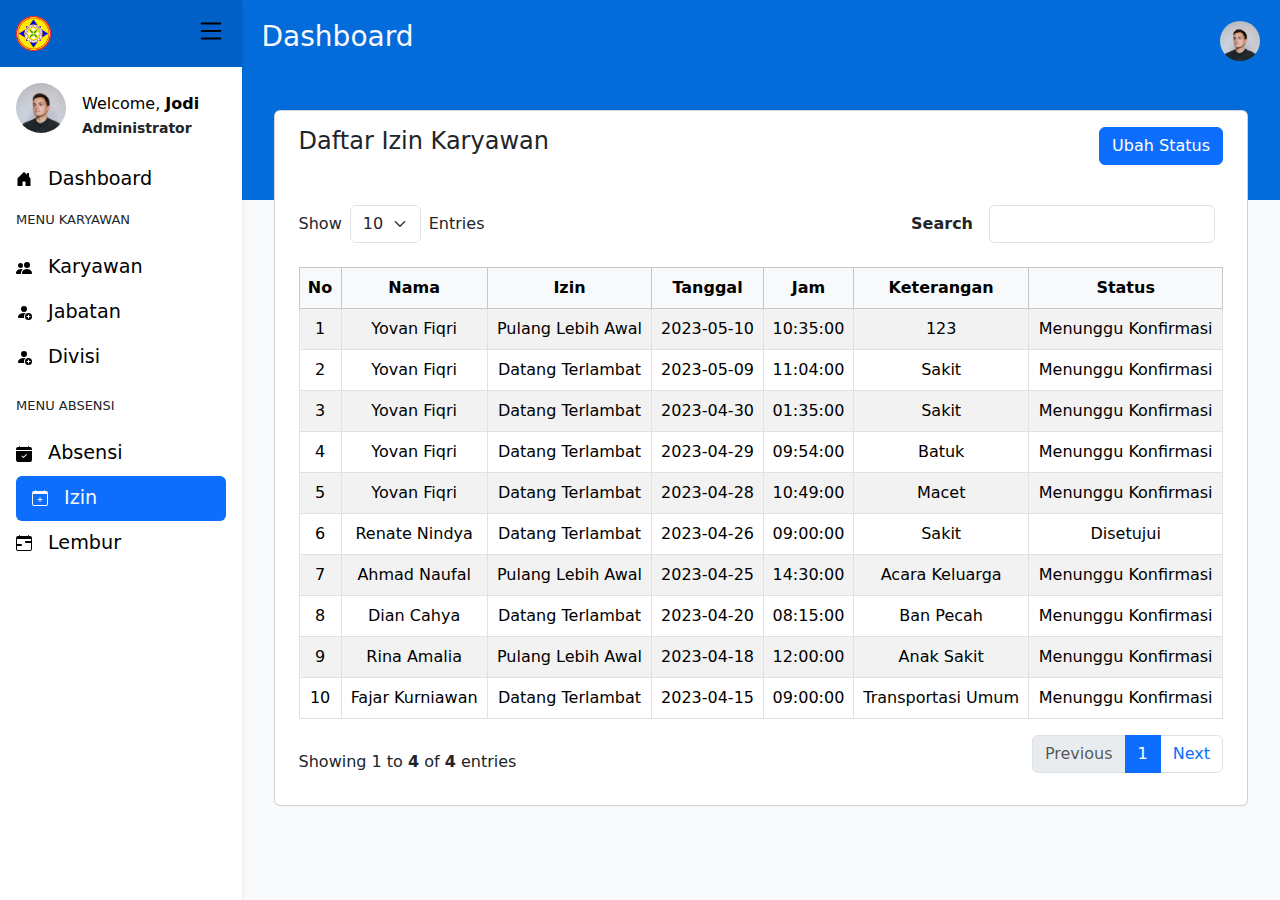
<file: izin.html>
<!DOCTYPE html>
<html lang="en">
<head>
  <meta charset="UTF-8">
  <meta name="viewport" content="width=device-width, initial-scale=1.0">
  <title>Employee Management Dashboard</title>

  <link rel="stylesheet" href="https://cdnjs.cloudflare.com/ajax/libs/font-awesome/5.15.4/css/all.min.css">
  <link href="/asset/bootstrap.min.css" rel="stylesheet">
  <link rel="stylesheet" href="/asset/main.css">
</head>
<body>

  <!-- Sidebar -->
  <div class="d-flex">
    <div class="sidebar shadow-sm" id="sidebar">
      <div class="d-flex justify-content-between bg-primary-dark px-3 py-3">
        <img src="/asset/img/logo.png" style="width: 35px;" alt="" class="logo"/>
        <div class="pointer" id="toggleButton" >
          <svg xmlns="http://www.w3.org/2000/svg" width="30" height="30" fill="currentColor" class="bi bi-list" viewBox="0 0 16 16">
            <path fill-rule="evenodd" d="M2.5 12a.5.5 0 0 1 .5-.5h10a.5.5 0 0 1 0 1H3a.5.5 0 0 1-.5-.5m0-4a.5.5 0 0 1 .5-.5h10a.5.5 0 0 1 0 1H3a.5.5 0 0 1-.5-.5m0-4a.5.5 0 0 1 .5-.5h10a.5.5 0 0 1 0 1H3a.5.5 0 0 1-.5-.5"/>
          </svg>
        </div>
      </div>
        <div class="p-3"> 
          <div class="d-flex gap-3 align-items-center text-center mb-3">
            <img src="/asset/img/profile_2.jpg" style="width: 70px; height: 50px; object-position: center;" class="rounded-circle mb-2 mx-auto" alt="User Image">
            <div class="text-start mt-2">
              <span>Welcome, <span class="fw-semibold">Jodi</span> </span>
              <small class="text-dark fw-semibold">Administrator</small>
            </div>
          </div>
          <ul class="nav flex-column">
            <li class="nav-item mb-2 d-flex align-items-center">
              <svg xmlns="http://www.w3.org/2000/svg" width="16" height="16" fill="currentColor" class="bi bi-house-door-fill" viewBox="0 0 16 16">
                <path d="M6.5 14.5v-3.505c0-.245.25-.495.5-.495h2c.25 0 .5.25.5.5v3.5a.5.5 0 0 0 .5.5h4a.5.5 0 0 0 .5-.5v-7a.5.5 0 0 0-.146-.354L13 5.793V2.5a.5.5 0 0 0-.5-.5h-1a.5.5 0 0 0-.5.5v1.293L8.354 1.146a.5.5 0 0 0-.708 0l-6 6A.5.5 0 0 0 1.5 7.5v7a.5.5 0 0 0 .5.5h4a.5.5 0 0 0 .5-.5"/>
              </svg>
              <a href="/" class="nav-link">Dashboard</a>
            </li>
            <li class="nav-item" >
              <p class="text-dark">MENU KARYAWAN</p>
            </li>
            <li class="nav-item d-flex align-items-center">
              <svg xmlns="http://www.w3.org/2000/svg" width="16" height="16" fill="currentColor" class="bi bi-people-fill" viewBox="0 0 16 16">
                <path d="M7 14s-1 0-1-1 1-4 5-4 5 3 5 4-1 1-1 1zm4-6a3 3 0 1 0 0-6 3 3 0 0 0 0 6m-5.784 6A2.24 2.24 0 0 1 5 13c0-1.355.68-2.75 1.936-3.72A6.3 6.3 0 0 0 5 9c-4 0-5 3-5 4s1 1 1 1zM4.5 8a2.5 2.5 0 1 0 0-5 2.5 2.5 0 0 0 0 5"/>
              </svg>
              <a href="karyawan.html" class="nav-link">Karyawan</a>
            </li>
            <li class="nav-item d-flex align-items-center">
              <svg xmlns="http://www.w3.org/2000/svg" width="16" height="16" fill="currentColor" class="bi bi-person-fill-add" viewBox="0 0 16 16">
                <path d="M12.5 16a3.5 3.5 0 1 0 0-7 3.5 3.5 0 0 0 0 7m.5-5v1h1a.5.5 0 0 1 0 1h-1v1a.5.5 0 0 1-1 0v-1h-1a.5.5 0 0 1 0-1h1v-1a.5.5 0 0 1 1 0m-2-6a3 3 0 1 1-6 0 3 3 0 0 1 6 0"/>
                <path d="M2 13c0 1 1 1 1 1h5.256A4.5 4.5 0 0 1 8 12.5a4.5 4.5 0 0 1 1.544-3.393Q8.844 9.002 8 9c-5 0-6 3-6 4"/>
              </svg>
              <a href="jabatan.html" class="nav-link">Jabatan</a>
            </li>
            <li class="nav-item d-flex align-items-center">
              <svg xmlns="http://www.w3.org/2000/svg" width="16" height="16" fill="currentColor" class="bi bi-person-fill-add" viewBox="0 0 16 16">
                <path d="M12.5 16a3.5 3.5 0 1 0 0-7 3.5 3.5 0 0 0 0 7m.5-5v1h1a.5.5 0 0 1 0 1h-1v1a.5.5 0 0 1-1 0v-1h-1a.5.5 0 0 1 0-1h1v-1a.5.5 0 0 1 1 0m-2-6a3 3 0 1 1-6 0 3 3 0 0 1 6 0"/>
                <path d="M2 13c0 1 1 1 1 1h5.256A4.5 4.5 0 0 1 8 12.5a4.5 4.5 0 0 1 1.544-3.393Q8.844 9.002 8 9c-5 0-6 3-6 4"/>
              </svg>
              <a href="divisi.html" class="nav-link">Divisi</a>
            </li>
            <li class="nav-item mt-3">
              <p class="text-dark">MENU ABSENSI</p>
            </li>
            <li class="nav-item d-flex align-items-center">
              <svg xmlns="http://www.w3.org/2000/svg" width="16" height="16" fill="currentColor" class="bi bi-calendar-check-fill" viewBox="0 0 16 16">
                <path d="M4 .5a.5.5 0 0 0-1 0V1H2a2 2 0 0 0-2 2v1h16V3a2 2 0 0 0-2-2h-1V.5a.5.5 0 0 0-1 0V1H4zM16 14V5H0v9a2 2 0 0 0 2 2h12a2 2 0 0 0 2-2m-5.146-5.146-3 3a.5.5 0 0 1-.708 0l-1.5-1.5a.5.5 0 0 1 .708-.708L7.5 10.793l2.646-2.647a.5.5 0 0 1 .708.708"/>
              </svg>
              <a href="absensi.html" class="nav-link">Absensi</a>
            </li>
            <li class="nav-item d-flex align-items-center bg-primary rounded ps-3">
              <svg xmlns="http://www.w3.org/2000/svg" width="16" height="16" fill="currentColor" class="bi bi-calendar-plus text-light" viewBox="0 0 16 16">
                <path d="M8 7a.5.5 0 0 1 .5.5V9H10a.5.5 0 0 1 0 1H8.5v1.5a.5.5 0 0 1-1 0V10H6a.5.5 0 0 1 0-1h1.5V7.5A.5.5 0 0 1 8 7"/>
                <path d="M3.5 0a.5.5 0 0 1 .5.5V1h8V.5a.5.5 0 0 1 1 0V1h1a2 2 0 0 1 2 2v11a2 2 0 0 1-2 2H2a2 2 0 0 1-2-2V3a2 2 0 0 1 2-2h1V.5a.5.5 0 0 1 .5-.5M1 4v10a1 1 0 0 0 1 1h12a1 1 0 0 0 1-1V4z"/>
              </svg>
              <a href="izin.html" class="nav-link text-light">Izin</a>
            </li>
            <li class="nav-item d-flex align-items-center">
              <svg xmlns="http://www.w3.org/2000/svg" width="16" height="16" fill="currentColor" class="bi bi-calendar-range" viewBox="0 0 16 16">
                <path d="M9 7a1 1 0 0 1 1-1h5v2h-5a1 1 0 0 1-1-1M1 9h4a1 1 0 0 1 0 2H1z"/>
                <path d="M3.5 0a.5.5 0 0 1 .5.5V1h8V.5a.5.5 0 0 1 1 0V1h1a2 2 0 0 1 2 2v11a2 2 0 0 1-2 2H2a2 2 0 0 1-2-2V3a2 2 0 0 1 2-2h1V.5a.5.5 0 0 1 .5-.5M1 4v10a1 1 0 0 0 1 1h12a1 1 0 0 0 1-1V4z"/>
              </svg>
              <a href="lembur.html" class="nav-link">Lembur</a>
            </li>
        </ul>
        </div>
    </div>

    <!-- Main Content -->
    <div class="bg-dashboard">
    </div>
        <div class="content w-100">
            <div class="d-flex justify-content-between align-items-center mb-5">
                <h3 class="text-light">Dashboard</h3>
                <div>
                <img src="/asset/img/profile_2.jpg" style="width: 40px; height: 40px; object-position: center;" class="rounded-circle" alt="User Avatar">
                </div>
            </div>
            <div class="container my-4 gap-5">
                <div class="card px-4 py-3 my-3">
                    <div class="top-section mb-3">
                      <h4>Daftar Izin Karyawan</h4>
                      <button class="btn btn-primary">Ubah Status</button>
                    </div>

                    <div class="d-flex justify-content-between align-content-center my-4">
                        <div class="d-flex gap-2 m-0 text-center align-content-center ">
                            <span class="d-flex text-center m-auto align-content-center">Show</span>
                            <select class="form-select" aria-label="Default select example">
                                <option selected>10</option>
                                <option value="1">20</option>
                                <option value="2">30</option>
                            </select>
                            <span class="d-flex text-center m-auto align-content-center">Entries</span>
                        </div>

                        <div class="d-flex gap-3" role="search">
                            <span class="d-flex text-center m-auto align-content-center fw-semibold">Search</span>
                            <input class="form-control me-2" type="search" placeholder="" aria-label="Search">
                        </div>
                    </div>
                
                    <div class="table-responsive">
                      <table class="table table-striped table-bordered align-middle">
                        <thead class="table-light">
                            <tr>
                                <th>No</th>
                                <th>Nama</th>
                                <th>Izin</th>
                                <th>Tanggal</th>
                                <th>Jam</th>
                                <th>Keterangan</th>
                                <th>Status</th>
                            </tr>
                        </thead>
                        <tbody>
                            <tr>
                                <td>1</td>
                                <td>Yovan Fiqri</td>
                                <td>Pulang Lebih Awal</td>
                                <td>2023-05-10</td>
                                <td>10:35:00</td>
                                <td>123</td>
                                <td>Menunggu Konfirmasi</td>
                            </tr>
                            <tr>
                                <td>2</td>
                                <td>Yovan Fiqri</td>
                                <td>Datang Terlambat</td>
                                <td>2023-05-09</td>
                                <td>11:04:00</td>
                                <td>Sakit</td>
                                <td>Menunggu Konfirmasi</td>
                            </tr>
                            <tr>
                                <td>3</td>
                                <td>Yovan Fiqri</td>
                                <td>Datang Terlambat</td>
                                <td>2023-04-30</td>
                                <td>01:35:00</td>
                                <td>Sakit</td>
                                <td>Menunggu Konfirmasi</td>
                            </tr>
                            <tr>
                                <td>4</td>
                                <td>Yovan Fiqri</td>
                                <td>Datang Terlambat</td>
                                <td>2023-04-29</td>
                                <td>09:54:00</td>
                                <td>Batuk</td>
                                <td>Menunggu Konfirmasi</td>
                            </tr>
                            <tr>
                                <td>5</td>
                                <td>Yovan Fiqri</td>
                                <td>Datang Terlambat</td>
                                <td>2023-04-28</td>
                                <td>10:49:00</td>
                                <td>Macet</td>
                                <td>Menunggu Konfirmasi</td>
                            </tr>
                            <tr>
                                <td>6</td>
                                <td>Renate Nindya</td>
                                <td>Datang Terlambat</td>
                                <td>2023-04-26</td>
                                <td>09:00:00</td>
                                <td>Sakit</td>
                                <td>Disetujui</td>
                            </tr>
                            <tr>
                                <td>7</td>
                                <td>Ahmad Naufal</td>
                                <td>Pulang Lebih Awal</td>
                                <td>2023-04-25</td>
                                <td>14:30:00</td>
                                <td>Acara Keluarga</td>
                                <td>Menunggu Konfirmasi</td>
                            </tr>
                            <tr>
                                <td>8</td>
                                <td>Dian Cahya</td>
                                <td>Datang Terlambat</td>
                                <td>2023-04-20</td>
                                <td>08:15:00</td>
                                <td>Ban Pecah</td>
                                <td>Menunggu Konfirmasi</td>
                            </tr>
                            <tr>
                                <td>9</td>
                                <td>Rina Amalia</td>
                                <td>Pulang Lebih Awal</td>
                                <td>2023-04-18</td>
                                <td>12:00:00</td>
                                <td>Anak Sakit</td>
                                <td>Menunggu Konfirmasi</td>
                            </tr>
                            <tr>
                                <td>10</td>
                                <td>Fajar Kurniawan</td>
                                <td>Datang Terlambat</td>
                                <td>2023-04-15</td>
                                <td>09:00:00</td>
                                <td>Transportasi Umum</td>
                                <td>Menunggu Konfirmasi</td>
                            </tr>
                        </tbody>
                    </table>
                    </div>

                    <div class="d-flex justify-content-between align-items-center">
                      <div class="d-flex align-content-center">
                          <p class="m-0">Showing 1 to <span class="fw-semibold">4</span> of <span  class="fw-semibold">4</span> entries</p>
                      </div>
                      <nav aria-label="...">
                          <ul class="pagination rounded">
                            <li class="page-item disabled">
                              <span class="page-link">Previous</span>
                            </li>
                            <li class="page-item active"><a class="page-link" href="#">1</a></li>
                            <li class="page-item">
                              <a class="page-link" href="#">Next</a>
                            </li>
                          </ul>
                      </nav>
                  </div>
                </div>
            </div>
        </div>
  </div>

  <script src="/asset/main.js"></script>
  <script src="/asset/bootstrap.bundle.min.js"></script>
  <script src="/asset/bootstrap_icon.css"></script>
</body>
</html>
</file>
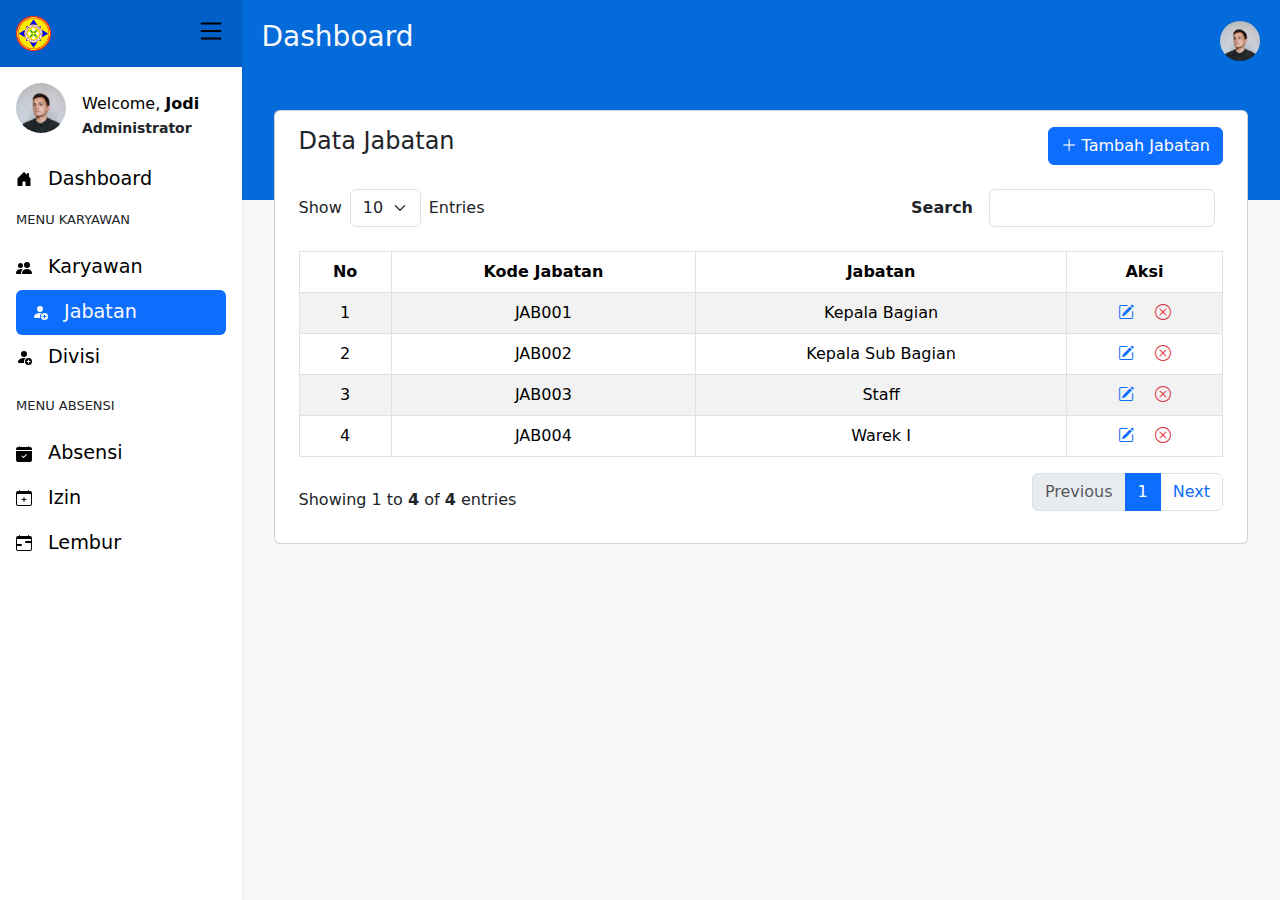
<file: jabatan.html>
<!DOCTYPE html>
<html lang="en">
<head>
  <meta charset="UTF-8">
  <meta name="viewport" content="width=device-width, initial-scale=1.0">
  <title>Employee Management Dashboard</title>

  <link rel="stylesheet" href="https://cdn.jsdelivr.net/npm/bootstrap-icons@1.11.3/font/bootstrap-icons.min.css">
  <link href="/asset/bootstrap.min.css" rel="stylesheet">
  <link rel="stylesheet" href="/asset/main.css">
</head>
<body>

  <!-- Sidebar -->
  <div class="d-flex">
    <div class="sidebar shadow-sm" id="sidebar">
      <div class="d-flex justify-content-between bg-primary-dark px-3 py-3">
        <img src="/asset/img/logo.png" style="width: 35px;" alt="" class="logo"/>
        <div class="pointer" id="toggleButton" >
          <svg xmlns="http://www.w3.org/2000/svg" width="30" height="30" fill="currentColor" class="bi bi-list" viewBox="0 0 16 16">
            <path fill-rule="evenodd" d="M2.5 12a.5.5 0 0 1 .5-.5h10a.5.5 0 0 1 0 1H3a.5.5 0 0 1-.5-.5m0-4a.5.5 0 0 1 .5-.5h10a.5.5 0 0 1 0 1H3a.5.5 0 0 1-.5-.5m0-4a.5.5 0 0 1 .5-.5h10a.5.5 0 0 1 0 1H3a.5.5 0 0 1-.5-.5"/>
          </svg>
        </div>
      </div>
      <div class="p-3">
        <div class="d-flex gap-3 align-items-center text-center mb-3">
          <img src="/asset/img/profile_2.jpg" style="width: 70px; height: 50px; object-position: center;" class="rounded-circle mb-2 mx-auto" alt="User Image">
          <div class="text-start mt-2">
            <span>Welcome, <span class="fw-semibold">Jodi</span> </span>
            <small class="text-dark fw-semibold">Administrator</small>
          </div>
        </div>
        <ul class="nav flex-column">
          <li class="nav-item mb-2 d-flex align-items-center ">
            <svg xmlns="http://www.w3.org/2000/svg" width="16" height="16" fill="currentColor" class="bi bi-house-door-fill" viewBox="0 0 16 16">
              <path d="M6.5 14.5v-3.505c0-.245.25-.495.5-.495h2c.25 0 .5.25.5.5v3.5a.5.5 0 0 0 .5.5h4a.5.5 0 0 0 .5-.5v-7a.5.5 0 0 0-.146-.354L13 5.793V2.5a.5.5 0 0 0-.5-.5h-1a.5.5 0 0 0-.5.5v1.293L8.354 1.146a.5.5 0 0 0-.708 0l-6 6A.5.5 0 0 0 1.5 7.5v7a.5.5 0 0 0 .5.5h4a.5.5 0 0 0 .5-.5"/>
            </svg>
            <a href="/" class="nav-link">Dashboard</a>
          </li>
          <li class="nav-item" >
            <p class="text-dark">MENU KARYAWAN</p>
          </li>
          <li class="nav-item d-flex align-items-center">
            <svg xmlns="http://www.w3.org/2000/svg" width="16" height="16" fill="currentColor" class="bi bi-people-fill" viewBox="0 0 16 16">
              <path d="M7 14s-1 0-1-1 1-4 5-4 5 3 5 4-1 1-1 1zm4-6a3 3 0 1 0 0-6 3 3 0 0 0 0 6m-5.784 6A2.24 2.24 0 0 1 5 13c0-1.355.68-2.75 1.936-3.72A6.3 6.3 0 0 0 5 9c-4 0-5 3-5 4s1 1 1 1zM4.5 8a2.5 2.5 0 1 0 0-5 2.5 2.5 0 0 0 0 5"/>
            </svg>
            <a href="karyawan.html" class="nav-link">Karyawan</a>
          </li>
          <li class="nav-item bg-primary rounded d-flex align-items-center ps-3">
            <svg xmlns="http://www.w3.org/2000/svg" width="16" height="16" fill="currentColor" class="bi bi-person-fill-add text-light" viewBox="0 0 16 16">
              <path d="M12.5 16a3.5 3.5 0 1 0 0-7 3.5 3.5 0 0 0 0 7m.5-5v1h1a.5.5 0 0 1 0 1h-1v1a.5.5 0 0 1-1 0v-1h-1a.5.5 0 0 1 0-1h1v-1a.5.5 0 0 1 1 0m-2-6a3 3 0 1 1-6 0 3 3 0 0 1 6 0"/>
              <path d="M2 13c0 1 1 1 1 1h5.256A4.5 4.5 0 0 1 8 12.5a4.5 4.5 0 0 1 1.544-3.393Q8.844 9.002 8 9c-5 0-6 3-6 4"/>
            </svg>
            <a href="jabatan.html" class="nav-link text-light">Jabatan</a>
          </li>
          <li class="nav-item d-flex align-items-center">
            <svg xmlns="http://www.w3.org/2000/svg" width="16" height="16" fill="currentColor" class="bi bi-person-fill-add" viewBox="0 0 16 16">
              <path d="M12.5 16a3.5 3.5 0 1 0 0-7 3.5 3.5 0 0 0 0 7m.5-5v1h1a.5.5 0 0 1 0 1h-1v1a.5.5 0 0 1-1 0v-1h-1a.5.5 0 0 1 0-1h1v-1a.5.5 0 0 1 1 0m-2-6a3 3 0 1 1-6 0 3 3 0 0 1 6 0"/>
              <path d="M2 13c0 1 1 1 1 1h5.256A4.5 4.5 0 0 1 8 12.5a4.5 4.5 0 0 1 1.544-3.393Q8.844 9.002 8 9c-5 0-6 3-6 4"/>
            </svg>
            <a href="divisi.html" class="nav-link">Divisi</a>
          </li>
          <li class="nav-item mt-3">
            <p class="text-dark">MENU ABSENSI</p>
          </li>
          <li class="nav-item d-flex align-items-center">
            <svg xmlns="http://www.w3.org/2000/svg" width="16" height="16" fill="currentColor" class="bi bi-calendar-check-fill" viewBox="0 0 16 16">
              <path d="M4 .5a.5.5 0 0 0-1 0V1H2a2 2 0 0 0-2 2v1h16V3a2 2 0 0 0-2-2h-1V.5a.5.5 0 0 0-1 0V1H4zM16 14V5H0v9a2 2 0 0 0 2 2h12a2 2 0 0 0 2-2m-5.146-5.146-3 3a.5.5 0 0 1-.708 0l-1.5-1.5a.5.5 0 0 1 .708-.708L7.5 10.793l2.646-2.647a.5.5 0 0 1 .708.708"/>
            </svg>
            <a href="absensi.html" class="nav-link">Absensi</a>
          </li>
          <li class="nav-item d-flex align-items-center">
            <svg xmlns="http://www.w3.org/2000/svg" width="16" height="16" fill="currentColor" class="bi bi-calendar-plus" viewBox="0 0 16 16">
              <path d="M8 7a.5.5 0 0 1 .5.5V9H10a.5.5 0 0 1 0 1H8.5v1.5a.5.5 0 0 1-1 0V10H6a.5.5 0 0 1 0-1h1.5V7.5A.5.5 0 0 1 8 7"/>
              <path d="M3.5 0a.5.5 0 0 1 .5.5V1h8V.5a.5.5 0 0 1 1 0V1h1a2 2 0 0 1 2 2v11a2 2 0 0 1-2 2H2a2 2 0 0 1-2-2V3a2 2 0 0 1 2-2h1V.5a.5.5 0 0 1 .5-.5M1 4v10a1 1 0 0 0 1 1h12a1 1 0 0 0 1-1V4z"/>
            </svg>
            <a href="izin.html" class="nav-link">Izin</a>
          </li>
          <li class="nav-item d-flex align-items-center">
            <svg xmlns="http://www.w3.org/2000/svg" width="16" height="16" fill="currentColor" class="bi bi-calendar-range" viewBox="0 0 16 16">
              <path d="M9 7a1 1 0 0 1 1-1h5v2h-5a1 1 0 0 1-1-1M1 9h4a1 1 0 0 1 0 2H1z"/>
              <path d="M3.5 0a.5.5 0 0 1 .5.5V1h8V.5a.5.5 0 0 1 1 0V1h1a2 2 0 0 1 2 2v11a2 2 0 0 1-2 2H2a2 2 0 0 1-2-2V3a2 2 0 0 1 2-2h1V.5a.5.5 0 0 1 .5-.5M1 4v10a1 1 0 0 0 1 1h12a1 1 0 0 0 1-1V4z"/>
            </svg>
            <a href="lembur.html" class="nav-link">Lembur</a>
          </li>
        </ul>
      </div>
    </div>

    <!-- Main Content -->
    <div class="bg-dashboard">
    </div>
    <div class="content w-100">
        <div class="d-flex justify-content-between align-items-center mb-5">
            <h3 class="text-light">Dashboard</h3>
            <div>
              <img src="/asset/img/profile_2.jpg" style="width: 40px; height: 40px; object-position: center;" class="rounded-circle" alt="User Avatar">
            </div>
        </div>

        <div class="container my-4 gap-5">
            <div id="wrapper_table_karyawan">
              <div class="card px-4 py-3 my-3">
                <div id="wrapper_form_karyawan">
                  <div class="top-section mb-3">
                    <h4>Data Jabatan</h4>
                    <button class="btn btn-primary" id="btn_tambah_karyawan" data-target="form-element">
                      <i class="bi bi-plus-lg"></i> Tambah Jabatan
                    </button>
                </div>

                <div class="d-flex justify-content-between align-content-center my-4">
                    <div class="d-flex gap-2 m-0 text-center align-content-center ">
                        <span class="d-flex text-center m-auto align-content-center">Show</span>
                        <select class="form-select" aria-label="Default select example">
                            <option selected>10</option>
                            <option value="1">20</option>
                            <option value="2">30</option>
                        </select>
                        <span class="d-flex text-center m-auto align-content-center">Entries</span>
                    </div>

                    <div class="d-flex gap-3" role="search">
                        <span class="d-flex text-center m-auto align-content-center fw-semibold">Search</span>
                        <input class="form-control me-2" type="search" placeholder="" aria-label="Search">
                    </div>
                </div>
            
                <div class="table-responsive">
                    <table class="table table-striped table-bordered align-middle">
                        <thead class="thead-light">
                          <tr>
                            <th scope="col">No <i class="fas fa-sort"></i></th>
                            <th scope="col">Kode Jabatan <i class="fas fa-sort"></i></th>
                            <th scope="col">Jabatan <i class="fas fa-sort"></i></th>
                            <th scope="col">Aksi <i class="fas fa-sort"></i></th>
                          </tr>
                        </thead>
                        <tbody>
                          <tr>
                            <td>1</td>
                            <td>JAB001</td>
                            <td>Kepala Bagian</td>
                            <td>
                              <a href="#" class="text-primary"><i class="bi bi-pencil-square"></i></a>
                              <a href="#" class="text-danger ms-3"><i class="bi bi-x-circle"></i></a>
                            </td>
                          </tr>
                          <tr>
                            <td>2</td>
                            <td>JAB002</td>
                            <td>Kepala Sub Bagian</td>
                            <td>
                              <a href="#" class="text-primary"><i class="bi bi-pencil-square"></i></a>
                              <a href="#" class="text-danger ms-3"><i class="bi bi-x-circle"></i></a>
                            </td>
                          </tr>
                          <tr>
                            <td>3</td>
                            <td>JAB003</td>
                            <td>Staff</td>
                            <td>
                              <a href="#" class="text-primary"><i class="bi bi-pencil-square"></i></a>
                              <a href="#" class="text-danger ms-3"><i class="bi bi-x-circle"></i></a>
                            </td>
                          </tr>
                          <tr>
                            <td>4</td>
                            <td>JAB004</td>
                            <td>Warek I</td>
                            <td>
                              <a href="#" class="text-primary"><i class="bi bi-pencil-square"></i></a>
                              <a href="#" class="text-danger ms-3"><i class="bi bi-x-circle"></i></a>
                            </td>
                          </tr>
                        </tbody>
                    </table>
                </div>

                <div class="d-flex justify-content-between align-items-center">
                    <div class="d-flex align-content-center">
                        <p class="m-0">Showing 1 to <span class="fw-semibold">4</span> of <span  class="fw-semibold">4</span> entries</p>
                    </div>
                    <nav aria-label="...">
                        <ul class="pagination rounded">
                          <li class="page-item disabled">
                            <span class="page-link">Previous</span>
                          </li>
                          <li class="page-item active"><a class="page-link" href="#">1</a></li>
                          <li class="page-item">
                            <a class="page-link" href="#">Next</a>
                          </li>
                        </ul>
                    </nav>
                </div>
                </div>
            </div>

            </div>
          
            <div id="wrapper_form_karyawan">
              <!-- Content Content -->
              <div class="card d-none" id="form-element">
                    <div class="card-body">
                      <nav aria-label="breadcrumb">
                          <div class="d-flex gap-3">
                              <h5>Form</h5>
                              <ol class="breadcrumb">
                              <li class="breadcrumb-item"><a href="#">Home</a></li>
                              <li class="breadcrumb-item"><a href="#">Jabatan</a></li>
                              <li class="breadcrumb-item active" aria-current="page">Tambah Jabatan</li>
                              </ol>
                          </div>
                      </nav>
                        <label class="fw-bold mb-4">Tambah Jabatan</label>
                        <form>
                            <div class="mb-3">
                            <label for="exampleInputEmail1" class="form-label">Jabatan</label>
                            <input type="text" class="form-control" id="exampleInputEmail1" aria-describedby="emailHelp">
                            </div>
                            <div class="flex gap-4">
                              <button type="submit" class="btn btn-primary" id="btn-submit">Simpan</button>
                              <button type="submit" class="btn btn-danger" data-target="jabatan" id="close">Batal</button>
                          </div>
                        </form>
                    </div>
                </div>
            </div>
        </div>
    </div>
  </div>

  <script src="/asset/main.js"></script>
  <script src="/asset/bootstrap.bundle.min.js"></script>
  <script src="/asset/bootstrap_icon.css"></script>
</body>
</html>
</file>
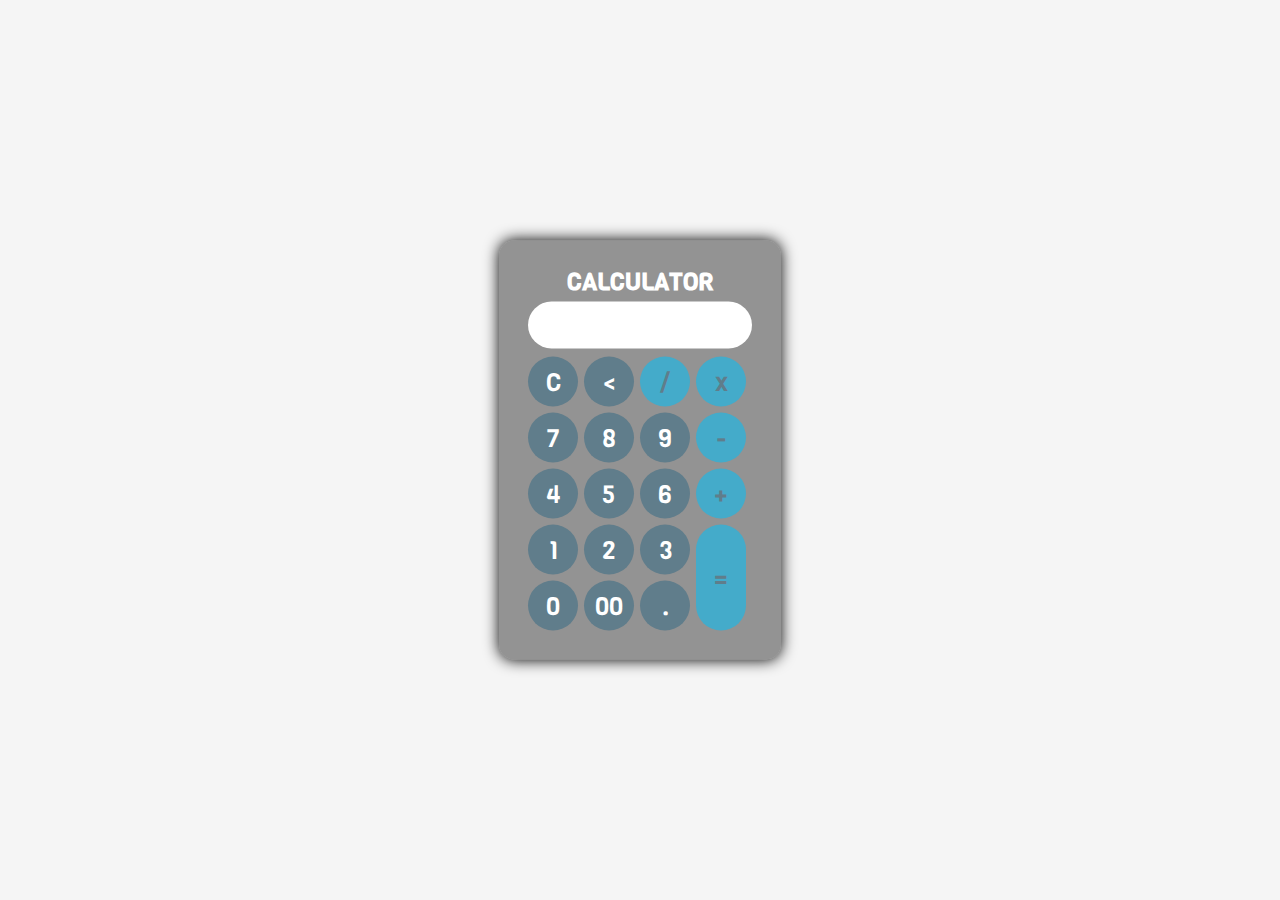
<file: kalkulator.html>
<!DOCTYPE html>
<html>
<head>
	<title>KALKULATOR JODIE</title>
	
	<!-- CSS -->
	<link rel="stylesheet" type="text/css" href="css/style3.css">

	<!-- Font -->
	<link href="https://fonts.googleapis.com/css?family=Viga&display=swap" rel="stylesheet"> 

	<!-- Script -->
	<script src="js/script.js"></script>
</head>

<body>
	<div class="bg"></div>
		<div class="main">
			<h2>Calculator</h2>
			<form name="form">
				<input class="textarea" name="textarea">
			</form>
				<table>
					<tr>
						<td><input class="button" type="button" value="C" onclick="clean()"></td>
						<td><input class="button" type="button" value="<" onclick="back()"></td>
						<td><input class="button btn-green" type="button" value="/" onclick="insert(' / ')"></td>
						<td><input class="button btn-green" type="button" value="x" onclick="insert(' * ')"></td>
					</tr>
					<tr>
						<td><input class="button" type="button" value="7" onclick="insert(7)"></td>
						<td><input class="button" type="button" value="8" onclick="insert(8)"></td>
						<td><input class="button" type="button" value="9" onclick="insert(9)"></td>
						<td><input class="button btn-green" type="button" value="-" onclick="insert(' - ')"></td>
					</tr>
					<tr>
						<td><input class="button" type="button" value="4" onclick="insert(4)"></td>
						<td><input class="button" type="button" value="5" onclick="insert(5)"></td>
						<td><input class="button" type="button" value="6" onclick="insert(6)"></td>
						<td><input class="button btn-green" type="button" value="+" onclick="insert(' + ')"></td>
					</tr>
					<tr>
						<td><input class="button" type="button" value="1" onclick="insert(1)"></td>
						<td><input class="button" type="button" value="2" onclick="insert(2)"></td>
						<td><input class="button" type="button" value="3" onclick="insert(3)"></td>
						<td rowspan=2><input style="height:106px;" class="button btn-green" type="button" value="=" onclick="equal()"></td>
					</tr>
					<tr>
						<td><input class="button" type="button" value="0" onclick="insert(0)"></td>
						<td><input class="button" type="button" value="00" onclick="insert('00')"></td>
						<td><input class="button" type="button" value="." onclick="insert('.')"></td>
					</tr>
				</table>
			
		</div>
	</div>
	
</body>
</html>
</file>
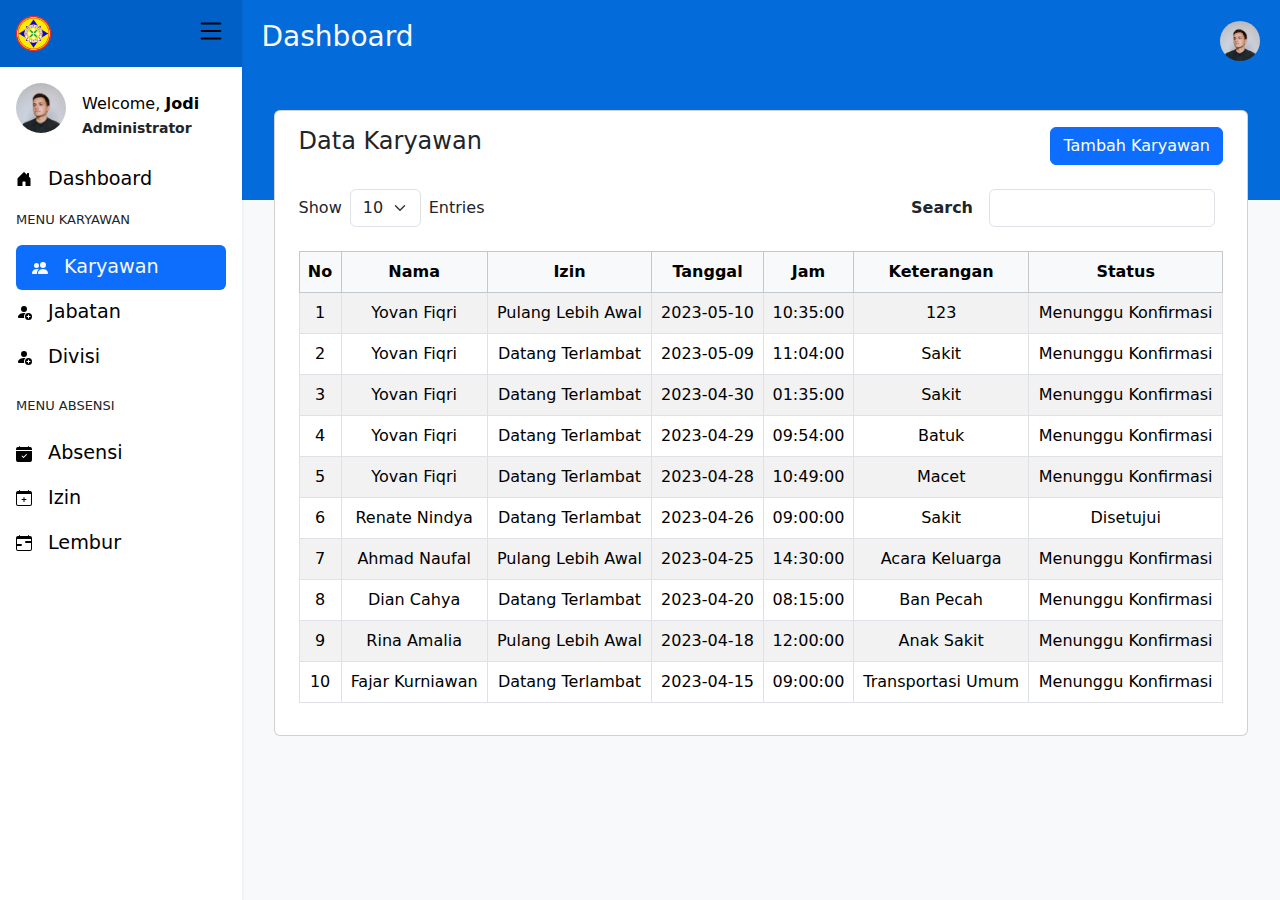
<file: karyawan.html>
<!DOCTYPE html>
<html lang="en">
<head>
  <meta charset="UTF-8">
  <meta name="viewport" content="width=device-width, initial-scale=1.0">
  <title>Employee Management Dashboard</title>
  <link href="/asset/bootstrap.min.css" rel="stylesheet">
  <link rel="stylesheet" href="/asset/main.css">
</head>
<body>

  <!-- Sidebar -->
  <div class="d-flex">
    <div class="sidebar shadow-sm" id="sidebar">
        <div class="d-flex justify-content-between bg-primary-dark px-3 py-3">
            <img src="/asset/img/logo.png" style="width: 35px;" alt="" class="logo"/>
            <div class="pointer" id="toggleButton" >
              <svg xmlns="http://www.w3.org/2000/svg" width="30" height="30" fill="currentColor" class="bi bi-list" viewBox="0 0 16 16">
                <path fill-rule="evenodd" d="M2.5 12a.5.5 0 0 1 .5-.5h10a.5.5 0 0 1 0 1H3a.5.5 0 0 1-.5-.5m0-4a.5.5 0 0 1 .5-.5h10a.5.5 0 0 1 0 1H3a.5.5 0 0 1-.5-.5m0-4a.5.5 0 0 1 .5-.5h10a.5.5 0 0 1 0 1H3a.5.5 0 0 1-.5-.5"/>
              </svg>
            </div>
          </div>
        <div class="p-3">
            <div class="d-flex gap-3 align-items-center text-center mb-3">
              <img src="/asset/img/profile_2.jpg" style="width: 70px; height: 50px; object-position: center;" class="rounded-circle mb-2 mx-auto" alt="User Image">
                <div class="text-start mt-2">
                  <span>Welcome, <span class="fw-semibold">Jodi</span> </span>
                  <small class="text-dark fw-semibold">Administrator</small>
                </div>
            </div>
            <ul class="nav flex-column">
                <li class="nav-item mb-2 d-flex align-items-center">
                  <svg xmlns="http://www.w3.org/2000/svg" width="16" height="16" fill="currentColor" class="bi bi-house-door-fill" viewBox="0 0 16 16">
                    <path d="M6.5 14.5v-3.505c0-.245.25-.495.5-.495h2c.25 0 .5.25.5.5v3.5a.5.5 0 0 0 .5.5h4a.5.5 0 0 0 .5-.5v-7a.5.5 0 0 0-.146-.354L13 5.793V2.5a.5.5 0 0 0-.5-.5h-1a.5.5 0 0 0-.5.5v1.293L8.354 1.146a.5.5 0 0 0-.708 0l-6 6A.5.5 0 0 0 1.5 7.5v7a.5.5 0 0 0 .5.5h4a.5.5 0 0 0 .5-.5"/>
                  </svg>
                  <a href="/" class="nav-link"><i class="bi bi-speedometer2"></i> Dashboard</a>
                </li>
                <li class="nav-item" >
                  <p class="text-dark">MENU KARYAWAN</p>
                </li>
                <li class="nav-item d-flex align-items-center bg-primary rounded ps-3">
                  <svg xmlns="http://www.w3.org/2000/svg" width="16" height="16" fill="currentColor" class="bi bi-people-fill text-light" viewBox="0 0 16 16">
                    <path d="M7 14s-1 0-1-1 1-4 5-4 5 3 5 4-1 1-1 1zm4-6a3 3 0 1 0 0-6 3 3 0 0 0 0 6m-5.784 6A2.24 2.24 0 0 1 5 13c0-1.355.68-2.75 1.936-3.72A6.3 6.3 0 0 0 5 9c-4 0-5 3-5 4s1 1 1 1zM4.5 8a2.5 2.5 0 1 0 0-5 2.5 2.5 0 0 0 0 5"/>
                  </svg>
                  <a href="karyawan.html" class="nav-link text-light">Karyawan</a>
                </li>
                <li class="nav-item d-flex align-items-center">
                  <svg xmlns="http://www.w3.org/2000/svg" width="16" height="16" fill="currentColor" class="bi bi-person-fill-add" viewBox="0 0 16 16">
                    <path d="M12.5 16a3.5 3.5 0 1 0 0-7 3.5 3.5 0 0 0 0 7m.5-5v1h1a.5.5 0 0 1 0 1h-1v1a.5.5 0 0 1-1 0v-1h-1a.5.5 0 0 1 0-1h1v-1a.5.5 0 0 1 1 0m-2-6a3 3 0 1 1-6 0 3 3 0 0 1 6 0"/>
                    <path d="M2 13c0 1 1 1 1 1h5.256A4.5 4.5 0 0 1 8 12.5a4.5 4.5 0 0 1 1.544-3.393Q8.844 9.002 8 9c-5 0-6 3-6 4"/>
                  </svg>
                  <a href="jabatan.html" class="nav-link">Jabatan</a>
                </li>
                <li class="nav-item d-flex align-items-center">
                  <svg xmlns="http://www.w3.org/2000/svg" width="16" height="16" fill="currentColor" class="bi bi-person-fill-add" viewBox="0 0 16 16">
                    <path d="M12.5 16a3.5 3.5 0 1 0 0-7 3.5 3.5 0 0 0 0 7m.5-5v1h1a.5.5 0 0 1 0 1h-1v1a.5.5 0 0 1-1 0v-1h-1a.5.5 0 0 1 0-1h1v-1a.5.5 0 0 1 1 0m-2-6a3 3 0 1 1-6 0 3 3 0 0 1 6 0"/>
                    <path d="M2 13c0 1 1 1 1 1h5.256A4.5 4.5 0 0 1 8 12.5a4.5 4.5 0 0 1 1.544-3.393Q8.844 9.002 8 9c-5 0-6 3-6 4"/>
                  </svg>
                  <a href="divisi.html" class="nav-link">Divisi</a>
                </li>
                <li class="nav-item mt-3">
                  <p class="text-dark">MENU ABSENSI</p>
                </li>
                <li class="nav-item d-flex align-items-center">
                  <svg xmlns="http://www.w3.org/2000/svg" width="16" height="16" fill="currentColor" class="bi bi-calendar-check-fill" viewBox="0 0 16 16">
                    <path d="M4 .5a.5.5 0 0 0-1 0V1H2a2 2 0 0 0-2 2v1h16V3a2 2 0 0 0-2-2h-1V.5a.5.5 0 0 0-1 0V1H4zM16 14V5H0v9a2 2 0 0 0 2 2h12a2 2 0 0 0 2-2m-5.146-5.146-3 3a.5.5 0 0 1-.708 0l-1.5-1.5a.5.5 0 0 1 .708-.708L7.5 10.793l2.646-2.647a.5.5 0 0 1 .708.708"/>
                  </svg>
                  <a href="absensi.html" class="nav-link">Absensi</a>
                </li>
                <li class="nav-item d-flex align-items-center">
                  <svg xmlns="http://www.w3.org/2000/svg" width="16" height="16" fill="currentColor" class="bi bi-calendar-plus" viewBox="0 0 16 16">
                    <path d="M8 7a.5.5 0 0 1 .5.5V9H10a.5.5 0 0 1 0 1H8.5v1.5a.5.5 0 0 1-1 0V10H6a.5.5 0 0 1 0-1h1.5V7.5A.5.5 0 0 1 8 7"/>
                    <path d="M3.5 0a.5.5 0 0 1 .5.5V1h8V.5a.5.5 0 0 1 1 0V1h1a2 2 0 0 1 2 2v11a2 2 0 0 1-2 2H2a2 2 0 0 1-2-2V3a2 2 0 0 1 2-2h1V.5a.5.5 0 0 1 .5-.5M1 4v10a1 1 0 0 0 1 1h12a1 1 0 0 0 1-1V4z"/>
                  </svg>
                  <a href="izin.html" class="nav-link">Izin</a>
                </li>
                <li class="nav-item d-flex align-items-center">
                  <svg xmlns="http://www.w3.org/2000/svg" width="16" height="16" fill="currentColor" class="bi bi-calendar-range" viewBox="0 0 16 16">
                    <path d="M9 7a1 1 0 0 1 1-1h5v2h-5a1 1 0 0 1-1-1M1 9h4a1 1 0 0 1 0 2H1z"/>
                    <path d="M3.5 0a.5.5 0 0 1 .5.5V1h8V.5a.5.5 0 0 1 1 0V1h1a2 2 0 0 1 2 2v11a2 2 0 0 1-2 2H2a2 2 0 0 1-2-2V3a2 2 0 0 1 2-2h1V.5a.5.5 0 0 1 .5-.5M1 4v10a1 1 0 0 0 1 1h12a1 1 0 0 0 1-1V4z"/>
                  </svg>
                  <a href="lembur.html" class="nav-link">Lembur</a>
                </li>
            </ul>
        </div>
    </div>

    <!-- Main Content -->
    <div class="bg-dashboard">
    </div>
    <div class="content w-100">
        <div class="d-flex justify-content-between align-items-center mb-5">
            <h3 class="text-light">Dashboard</h3>
            <div>
              <img src="/asset/img/profile_2.jpg" style="width: 40px; height: 40px; object-position: center;" class="rounded-circle" alt="User Avatar">
            </div>
        </div>

        <div class="container my-4 gap-5">
            <div class="card px-4 py-3 my-3">
                <div id="wrapper_table_karyawan">
                    <div class="top-section mb-3 ">
                        <h4>Data Karyawan</h4>
                        <button class="btn btn-primary" id="btn_tambah_karyawan" data-target="form-element">
                            <i class="bi bi-plus-lg"></i> Tambah Karyawan
                        </button>
                    </div>

                    <div class="d-flex justify-content-between align-content-center my-4">
                        <div class="d-flex gap-2 m-0 text-center align-content-center ">
                            <span class="d-flex text-center m-auto align-content-center">Show</span>
                            <select class="form-select" aria-label="Default select example">
                                <option selected>10</option>
                                <option value="1">20</option>
                                <option value="2">30</option>
                            </select>
                            <span class="d-flex text-center m-auto align-content-center">Entries</span>
                        </div>

                        <div class="d-flex gap-3" role="search">
                            <span class="d-flex text-center m-auto align-content-center fw-semibold">Search</span>
                            <input class="form-control me-2" type="search" placeholder="" aria-label="Search">
                        </div>
                    </div>
                
                    <div class="table-responsive">
                    <table class="table table-striped table-bordered align-middle">
                        <thead class="table-light">
                            <tr>
                                <th>No</th>
                                <th>Nama</th>
                                <th>Izin</th>
                                <th>Tanggal</th>
                                <th>Jam</th>
                                <th>Keterangan</th>
                                <th>Status</th>
                            </tr>
                        </thead>
                        <tbody>
                            <tr>
                                <td>1</td>
                                <td>Yovan Fiqri</td>
                                <td>Pulang Lebih Awal</td>
                                <td>2023-05-10</td>
                                <td>10:35:00</td>
                                <td>123</td>
                                <td>Menunggu Konfirmasi</td>
                            </tr>
                            <tr>
                                <td>2</td>
                                <td>Yovan Fiqri</td>
                                <td>Datang Terlambat</td>
                                <td>2023-05-09</td>
                                <td>11:04:00</td>
                                <td>Sakit</td>
                                <td>Menunggu Konfirmasi</td>
                            </tr>
                            <tr>
                                <td>3</td>
                                <td>Yovan Fiqri</td>
                                <td>Datang Terlambat</td>
                                <td>2023-04-30</td>
                                <td>01:35:00</td>
                                <td>Sakit</td>
                                <td>Menunggu Konfirmasi</td>
                            </tr>
                            <tr>
                                <td>4</td>
                                <td>Yovan Fiqri</td>
                                <td>Datang Terlambat</td>
                                <td>2023-04-29</td>
                                <td>09:54:00</td>
                                <td>Batuk</td>
                                <td>Menunggu Konfirmasi</td>
                            </tr>
                            <tr>
                                <td>5</td>
                                <td>Yovan Fiqri</td>
                                <td>Datang Terlambat</td>
                                <td>2023-04-28</td>
                                <td>10:49:00</td>
                                <td>Macet</td>
                                <td>Menunggu Konfirmasi</td>
                            </tr>
                            <tr>
                                <td>6</td>
                                <td>Renate Nindya</td>
                                <td>Datang Terlambat</td>
                                <td>2023-04-26</td>
                                <td>09:00:00</td>
                                <td>Sakit</td>
                                <td>Disetujui</td>
                            </tr>
                            <tr>
                                <td>7</td>
                                <td>Ahmad Naufal</td>
                                <td>Pulang Lebih Awal</td>
                                <td>2023-04-25</td>
                                <td>14:30:00</td>
                                <td>Acara Keluarga</td>
                                <td>Menunggu Konfirmasi</td>
                            </tr>
                            <tr>
                                <td>8</td>
                                <td>Dian Cahya</td>
                                <td>Datang Terlambat</td>
                                <td>2023-04-20</td>
                                <td>08:15:00</td>
                                <td>Ban Pecah</td>
                                <td>Menunggu Konfirmasi</td>
                            </tr>
                            <tr>
                                <td>9</td>
                                <td>Rina Amalia</td>
                                <td>Pulang Lebih Awal</td>
                                <td>2023-04-18</td>
                                <td>12:00:00</td>
                                <td>Anak Sakit</td>
                                <td>Menunggu Konfirmasi</td>
                            </tr>
                            <tr>
                                <td>10</td>
                                <td>Fajar Kurniawan</td>
                                <td>Datang Terlambat</td>
                                <td>2023-04-15</td>
                                <td>09:00:00</td>
                                <td>Transportasi Umum</td>
                                <td>Menunggu Konfirmasi</td>
                            </tr>
                        </tbody>
                    </table>
                    </div>
                </div>
                
                <div id="wrapper_form_karyawan">
                    <!-- Content Content -->
                    <div class="card d-none" id="form-element">
                        <nav aria-label="breadcrumb" class="px-4 py-2">
                            <div class="d-flex gap-3">
                                <h5>Form</h5>
                                <ol class="breadcrumb">
                                <li class="breadcrumb-item"><a href="#">Home</a></li>
                                <li class="breadcrumb-item"><a href="#">Karyawan</a></li>
                                <li class="breadcrumb-item active" aria-current="page">Tambah Data Karyawan</li>
                                </ol>
                            </div>
                        </nav>

                        <div class="card-body">
                            <label class="fw-bold mb-4">Tambah Data Karyawan</label>
                            <div>
                                <div class="mb-3">
                                <label for="exampleInputEmail1" class="form-label">Nama Lengkap</label>
                                <input type="email" class="form-control" id="exampleInputEmail1" aria-describedby="emailHelp">
                                <div id="emailHelp" class="form-text">We'll never share your email with anyone else.</div>
                                </div>
                                <div class="mb-3">
                                <label for="exampleInputPassword1" class="form-label">Jenis Kelamin</label>
                                <select class="form-select" aria-label="Default select example">
                                    <option selected>--</option>
                                    <option value="1">Laki-Laki</option>
                                    <option value="2">Perempuan</option>
                                    </select>
                                </div>
                                <div class="mb-3">
                                    <label for="exampleInputEmail1" class="form-label">Email address</label>
                                    <input type="email" class="form-control" id="exampleInputEmail1" aria-describedby="emailHelp">
                                    <div id="emailHelp" class="form-text">We'll never share your email with anyone else.</div>
                                </div>
                                <div class="mb-3">
                                    <label for="exampleInputEmail1" class="form-label">No HP</label>
                                    <input type="email" class="form-control" id="exampleInputEmail1" aria-describedby="emailHelp">
                                    
                                </div>
                                <div class="mb-3">
                                    <label for="exampleInputEmail1" class="form-label">Alamat</label>
                                    <textarea class="form-control" placeholder="" id="floatingTextarea"></textarea>
                                </div>
                                <div class="mb-3">
                                    <label for="exampleInputPassword1" class="form-label">Password</label>
                                    <input type="password" class="form-control" id="exampleInputPassword1">
                                </div>
                                <div class="mb-3">
                                    <label for="jabatan" class="form-label">Jabatan</label>
                                    <select id="jabatan" class="form-select">
                                        <option>--</option>
                                        <option>Kepala Bagian</option>
                                        <option>Supervisor</option>
                                        <option>Manager</option>
                                        <option>Staff</option>
                                    </select>
                                </div>
    
                                <div class="mb-3">
                                    <label for="jabatan" class="form-label">Divisi</label>
                                    <select id="jabatan" class="form-select">
                                        <option>--</option>
                                        <option>IT & Development</option>
                                        <option>Supervisor</option>
                                        <option>Manager</option>
                                        <option>Staff</option>
                                    </select>
                                </div>
    
                                <div class="flex gap-4">
                                    <button type="submit" class="btn btn-primary" id="btn-submit">Simpan</button>
                                    <button type="submit" class="btn btn-danger" data-target="karyawan" id="close">Batal</button>
                                </div>
                            </div>
                        </div>
                    </div>
                </div>
            </div>
        </div>
  </div>

  <script src="/asset/main.js"></script>
  <script src="/asset/bootstrap.bundle.min.js"></script>
  <script src="/asset/bootstrap_icon.css"></script>

</body>
</html>
</file>
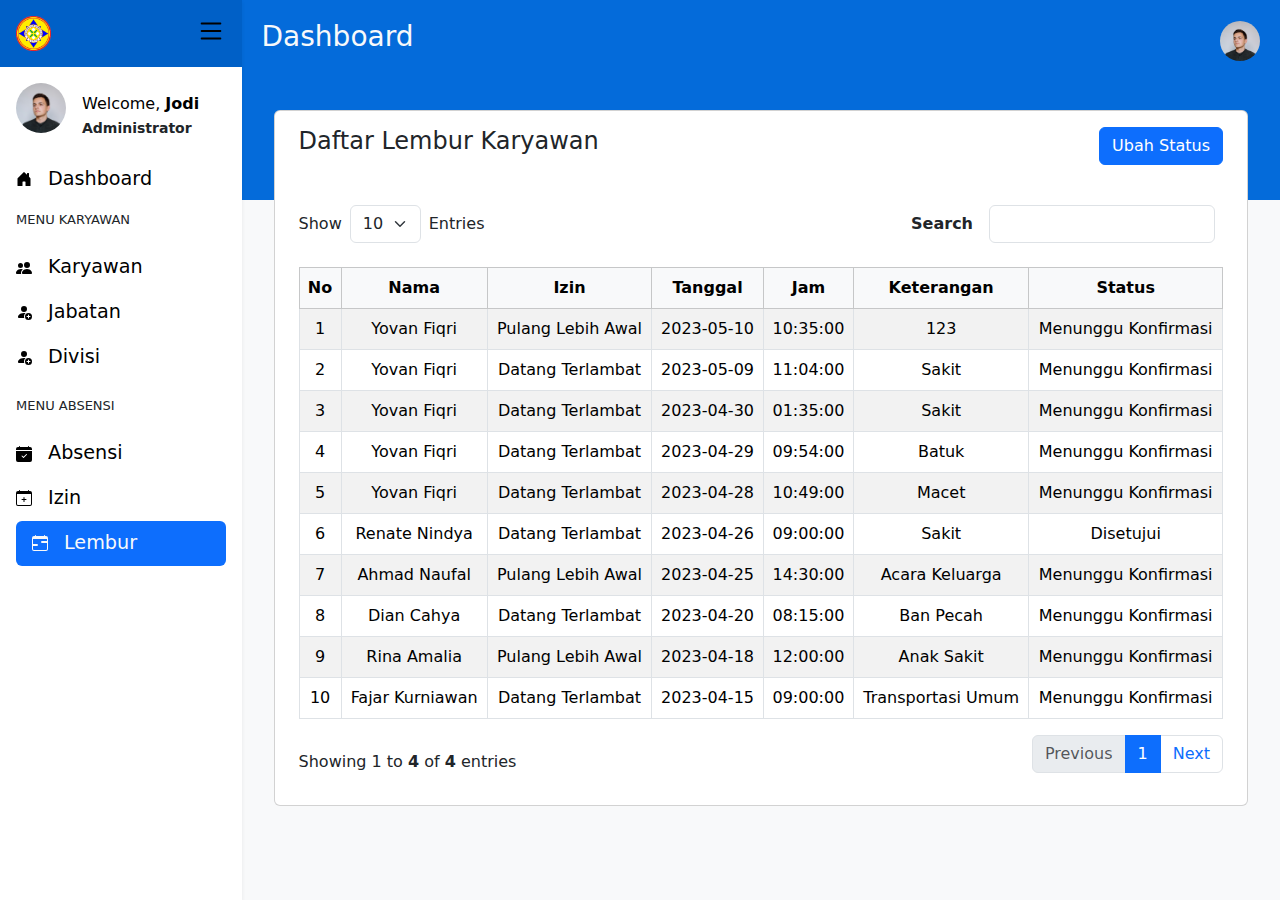
<file: lembur.html>
<!DOCTYPE html>
<html lang="en">
<head>
  <meta charset="UTF-8">
  <meta name="viewport" content="width=device-width, initial-scale=1.0">
  <title>Employee Management Dashboard</title>
  <link rel="stylesheet" href="https://cdnjs.cloudflare.com/ajax/libs/font-awesome/5.15.4/css/all.min.css">
  <link href="/asset/bootstrap.min.css" rel="stylesheet">
  <link rel="stylesheet" href="/asset/main.css">
</head>
<body>

  <!-- Sidebar -->
  <div class="d-flex">
    <div class="sidebar shadow-sm" id="sidebar">
      <div class="d-flex justify-content-between bg-primary-dark px-3 py-3">
        <img src="/asset/img/logo.png" style="width: 35px;" alt="" class="logo"/>
        <div class="pointer" id="toggleButton" >
          <svg xmlns="http://www.w3.org/2000/svg" width="30" height="30" fill="currentColor" class="bi bi-list" viewBox="0 0 16 16">
            <path fill-rule="evenodd" d="M2.5 12a.5.5 0 0 1 .5-.5h10a.5.5 0 0 1 0 1H3a.5.5 0 0 1-.5-.5m0-4a.5.5 0 0 1 .5-.5h10a.5.5 0 0 1 0 1H3a.5.5 0 0 1-.5-.5m0-4a.5.5 0 0 1 .5-.5h10a.5.5 0 0 1 0 1H3a.5.5 0 0 1-.5-.5"/>
          </svg>
        </div>
      </div>
      <div class="p-3">
        <div class="d-flex gap-3 align-items-center text-center mb-3">
          <img src="/asset/img/profile_2.jpg" style="width: 70px; height: 50px; object-position: center;" class="rounded-circle mb-2 mx-auto" alt="User Image">
          <div class="text-start mt-2">
            <span>Welcome, <span class="fw-semibold">Jodi</span> </span>
            <small class="text-dark fw-semibold">Administrator</small>
          </div>
        </div>
        <ul class="nav flex-column">
          <li class="nav-item mb-2 d-flex align-items-center">
            <svg xmlns="http://www.w3.org/2000/svg" width="16" height="16" fill="currentColor" class="bi bi-house-door-fill" viewBox="0 0 16 16">
              <path d="M6.5 14.5v-3.505c0-.245.25-.495.5-.495h2c.25 0 .5.25.5.5v3.5a.5.5 0 0 0 .5.5h4a.5.5 0 0 0 .5-.5v-7a.5.5 0 0 0-.146-.354L13 5.793V2.5a.5.5 0 0 0-.5-.5h-1a.5.5 0 0 0-.5.5v1.293L8.354 1.146a.5.5 0 0 0-.708 0l-6 6A.5.5 0 0 0 1.5 7.5v7a.5.5 0 0 0 .5.5h4a.5.5 0 0 0 .5-.5"/>
            </svg>
            <a href="/" class="nav-link">Dashboard</a>
          </li>
          <li class="nav-item" >
            <p class="text-dark">MENU KARYAWAN</p>
          </li>
          <li class="nav-item d-flex align-items-center">
            <svg xmlns="http://www.w3.org/2000/svg" width="16" height="16" fill="currentColor" class="bi bi-people-fill" viewBox="0 0 16 16">
              <path d="M7 14s-1 0-1-1 1-4 5-4 5 3 5 4-1 1-1 1zm4-6a3 3 0 1 0 0-6 3 3 0 0 0 0 6m-5.784 6A2.24 2.24 0 0 1 5 13c0-1.355.68-2.75 1.936-3.72A6.3 6.3 0 0 0 5 9c-4 0-5 3-5 4s1 1 1 1zM4.5 8a2.5 2.5 0 1 0 0-5 2.5 2.5 0 0 0 0 5"/>
            </svg>
            <a href="karyawan.html" class="nav-link">Karyawan</a>
          </li>
          <li class="nav-item d-flex align-items-center">
            <svg xmlns="http://www.w3.org/2000/svg" width="16" height="16" fill="currentColor" class="bi bi-person-fill-add" viewBox="0 0 16 16">
              <path d="M12.5 16a3.5 3.5 0 1 0 0-7 3.5 3.5 0 0 0 0 7m.5-5v1h1a.5.5 0 0 1 0 1h-1v1a.5.5 0 0 1-1 0v-1h-1a.5.5 0 0 1 0-1h1v-1a.5.5 0 0 1 1 0m-2-6a3 3 0 1 1-6 0 3 3 0 0 1 6 0"/>
              <path d="M2 13c0 1 1 1 1 1h5.256A4.5 4.5 0 0 1 8 12.5a4.5 4.5 0 0 1 1.544-3.393Q8.844 9.002 8 9c-5 0-6 3-6 4"/>
            </svg>
            <a href="jabatan.html" class="nav-link">Jabatan</a>
          </li>
          <li class="nav-item d-flex align-items-center">
            <svg xmlns="http://www.w3.org/2000/svg" width="16" height="16" fill="currentColor" class="bi bi-person-fill-add" viewBox="0 0 16 16">
              <path d="M12.5 16a3.5 3.5 0 1 0 0-7 3.5 3.5 0 0 0 0 7m.5-5v1h1a.5.5 0 0 1 0 1h-1v1a.5.5 0 0 1-1 0v-1h-1a.5.5 0 0 1 0-1h1v-1a.5.5 0 0 1 1 0m-2-6a3 3 0 1 1-6 0 3 3 0 0 1 6 0"/>
              <path d="M2 13c0 1 1 1 1 1h5.256A4.5 4.5 0 0 1 8 12.5a4.5 4.5 0 0 1 1.544-3.393Q8.844 9.002 8 9c-5 0-6 3-6 4"/>
            </svg>
            <a href="divisi.html" class="nav-link">Divisi</a>
          </li>
          <li class="nav-item mt-3">
            <p class="text-dark">MENU ABSENSI</p>
          </li>
          <li class="nav-item d-flex align-items-center">
            <svg xmlns="http://www.w3.org/2000/svg" width="16" height="16" fill="currentColor" class="bi bi-calendar-check-fill" viewBox="0 0 16 16">
              <path d="M4 .5a.5.5 0 0 0-1 0V1H2a2 2 0 0 0-2 2v1h16V3a2 2 0 0 0-2-2h-1V.5a.5.5 0 0 0-1 0V1H4zM16 14V5H0v9a2 2 0 0 0 2 2h12a2 2 0 0 0 2-2m-5.146-5.146-3 3a.5.5 0 0 1-.708 0l-1.5-1.5a.5.5 0 0 1 .708-.708L7.5 10.793l2.646-2.647a.5.5 0 0 1 .708.708"/>
            </svg>
            <a href="absensi.html" class="nav-link">Absensi</a>
          </li>
          <li class="nav-item d-flex align-items-center">
            <svg xmlns="http://www.w3.org/2000/svg" width="16" height="16" fill="currentColor" class="bi bi-calendar-plus" viewBox="0 0 16 16">
              <path d="M8 7a.5.5 0 0 1 .5.5V9H10a.5.5 0 0 1 0 1H8.5v1.5a.5.5 0 0 1-1 0V10H6a.5.5 0 0 1 0-1h1.5V7.5A.5.5 0 0 1 8 7"/>
              <path d="M3.5 0a.5.5 0 0 1 .5.5V1h8V.5a.5.5 0 0 1 1 0V1h1a2 2 0 0 1 2 2v11a2 2 0 0 1-2 2H2a2 2 0 0 1-2-2V3a2 2 0 0 1 2-2h1V.5a.5.5 0 0 1 .5-.5M1 4v10a1 1 0 0 0 1 1h12a1 1 0 0 0 1-1V4z"/>
            </svg>
            <a href="izin.html" class="nav-link">Izin</a>
          </li>
          <li class="nav-item d-flex align-items-center bg-primary rounded ps-3 ">
            <svg xmlns="http://www.w3.org/2000/svg" width="16" height="16" fill="currentColor" class="bi bi-calendar-range text-light" viewBox="0 0 16 16">
              <path d="M9 7a1 1 0 0 1 1-1h5v2h-5a1 1 0 0 1-1-1M1 9h4a1 1 0 0 1 0 2H1z"/>
              <path d="M3.5 0a.5.5 0 0 1 .5.5V1h8V.5a.5.5 0 0 1 1 0V1h1a2 2 0 0 1 2 2v11a2 2 0 0 1-2 2H2a2 2 0 0 1-2-2V3a2 2 0 0 1 2-2h1V.5a.5.5 0 0 1 .5-.5M1 4v10a1 1 0 0 0 1 1h12a1 1 0 0 0 1-1V4z"/>
            </svg>
            <a href="lembur.html" class="nav-link text-light">Lembur</a>
          </li>
      </ul>
      </div>
    </div>

    <!-- Main Content -->
    <div class="bg-dashboard">
    </div>
        <div class="content w-100">
            <div class="d-flex justify-content-between align-items-center mb-5">
                <h3 class="text-light">Dashboard</h3>
                <div>
                  <img src="/asset/img/profile_2.jpg" style="width: 40px; height: 40px; object-position: center;" class="rounded-circle" alt="User Avatar">
                </div>
            </div>

            <div class="container my-4 gap-5">
                <div class="card px-4 py-3 my-3">
                    <div class="top-section mb-3">
                      <h4>Daftar Lembur Karyawan</h4>
                      <button class="btn btn-primary">Ubah Status</button>
                    </div>

                    <div class="d-flex justify-content-between align-content-center my-4">
                        <div class="d-flex gap-2 m-0 text-center align-content-center ">
                            <span class="d-flex text-center m-auto align-content-center">Show</span>
                            <select class="form-select" aria-label="Default select example">
                                <option selected>10</option>
                                <option value="1">20</option>
                                <option value="2">30</option>
                            </select>
                            <span class="d-flex text-center m-auto align-content-center">Entries</span>
                        </div>

                        <div class="d-flex gap-3" role="search">
                            <span class="d-flex text-center m-auto align-content-center fw-semibold">Search</span>
                            <input class="form-control me-2" type="search" placeholder="" aria-label="Search">
                        </div>
                    </div>
                
                    <div class="table-responsive">
                      <table class="table table-striped table-bordered align-middle">
                        <thead class="table-light">
                            <tr>
                                <th>No</th>
                                <th>Nama</th>
                                <th>Izin</th>
                                <th>Tanggal</th>
                                <th>Jam</th>
                                <th>Keterangan</th>
                                <th>Status</th>
                            </tr>
                        </thead>
                        <tbody>
                            <tr>
                                <td>1</td>
                                <td>Yovan Fiqri</td>
                                <td>Pulang Lebih Awal</td>
                                <td>2023-05-10</td>
                                <td>10:35:00</td>
                                <td>123</td>
                                <td>Menunggu Konfirmasi</td>
                            </tr>
                            <tr>
                                <td>2</td>
                                <td>Yovan Fiqri</td>
                                <td>Datang Terlambat</td>
                                <td>2023-05-09</td>
                                <td>11:04:00</td>
                                <td>Sakit</td>
                                <td>Menunggu Konfirmasi</td>
                            </tr>
                            <tr>
                                <td>3</td>
                                <td>Yovan Fiqri</td>
                                <td>Datang Terlambat</td>
                                <td>2023-04-30</td>
                                <td>01:35:00</td>
                                <td>Sakit</td>
                                <td>Menunggu Konfirmasi</td>
                            </tr>
                            <tr>
                                <td>4</td>
                                <td>Yovan Fiqri</td>
                                <td>Datang Terlambat</td>
                                <td>2023-04-29</td>
                                <td>09:54:00</td>
                                <td>Batuk</td>
                                <td>Menunggu Konfirmasi</td>
                            </tr>
                            <tr>
                                <td>5</td>
                                <td>Yovan Fiqri</td>
                                <td>Datang Terlambat</td>
                                <td>2023-04-28</td>
                                <td>10:49:00</td>
                                <td>Macet</td>
                                <td>Menunggu Konfirmasi</td>
                            </tr>
                            <tr>
                                <td>6</td>
                                <td>Renate Nindya</td>
                                <td>Datang Terlambat</td>
                                <td>2023-04-26</td>
                                <td>09:00:00</td>
                                <td>Sakit</td>
                                <td>Disetujui</td>
                            </tr>
                            <tr>
                                <td>7</td>
                                <td>Ahmad Naufal</td>
                                <td>Pulang Lebih Awal</td>
                                <td>2023-04-25</td>
                                <td>14:30:00</td>
                                <td>Acara Keluarga</td>
                                <td>Menunggu Konfirmasi</td>
                            </tr>
                            <tr>
                                <td>8</td>
                                <td>Dian Cahya</td>
                                <td>Datang Terlambat</td>
                                <td>2023-04-20</td>
                                <td>08:15:00</td>
                                <td>Ban Pecah</td>
                                <td>Menunggu Konfirmasi</td>
                            </tr>
                            <tr>
                                <td>9</td>
                                <td>Rina Amalia</td>
                                <td>Pulang Lebih Awal</td>
                                <td>2023-04-18</td>
                                <td>12:00:00</td>
                                <td>Anak Sakit</td>
                                <td>Menunggu Konfirmasi</td>
                            </tr>
                            <tr>
                                <td>10</td>
                                <td>Fajar Kurniawan</td>
                                <td>Datang Terlambat</td>
                                <td>2023-04-15</td>
                                <td>09:00:00</td>
                                <td>Transportasi Umum</td>
                                <td>Menunggu Konfirmasi</td>
                            </tr>
                        </tbody>
                    </table>
                    </div>

                    <div class="d-flex justify-content-between align-items-center">
                        <div class="d-flex align-content-center">
                            <p class="m-0">Showing 1 to <span class="fw-semibold">4</span> of <span  class="fw-semibold">4</span> entries</p>
                        </div>
                        <nav aria-label="...">
                            <ul class="pagination rounded">
                              <li class="page-item disabled">
                                <span class="page-link">Previous</span>
                              </li>
                              <li class="page-item active"><a class="page-link" href="#">1</a></li>
                              <li class="page-item">
                                <a class="page-link" href="#">Next</a>
                              </li>
                            </ul>
                        </nav>
                    </div>
                </div>
            </div>
        </div>
  </div>

  <script src="/asset/main.js"></script>
  <script src="/asset/bootstrap.bundle.min.js"></script>
  <script src="/asset/bootstrap_icon.css"></script>
  
</body>
</html>
</file>
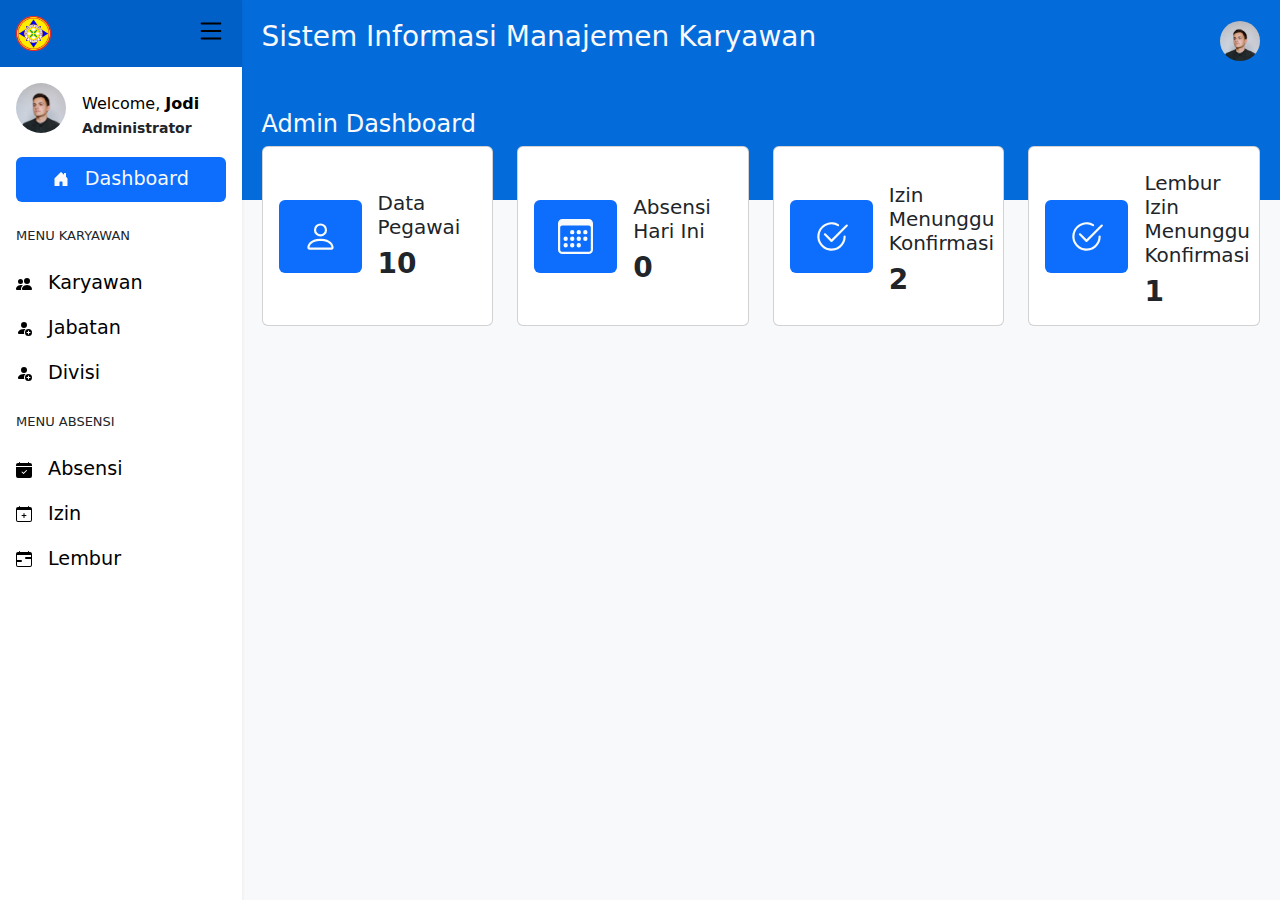
<file: uts.html>
<!DOCTYPE html>
<html lang="en">
<head>
  <meta charset="UTF-8">
  <meta name="viewport" content="width=device-width, initial-scale=1.0">
  <title>Employee Management Dashboard</title>
  <link href="/asset/bootstrap.min.css" rel="stylesheet">
  <link rel="stylesheet" href="/asset/main.css">
</head>
<body>

  <!-- Sidebar -->
  <div class="d-flex">
    <div class="sidebar shadow-sm" id="sidebar">
      <div class="d-flex justify-content-between bg-primary-dark px-3 py-3">
        <img src="/asset/img/logo.png" style="width: 35px;" alt="" class="logo"/>
        <div class="pointer" id="toggleButton" >
          <svg xmlns="http://www.w3.org/2000/svg" width="30" height="30" fill="currentColor" class="bi bi-list" viewBox="0 0 16 16">
            <path fill-rule="evenodd" d="M2.5 12a.5.5 0 0 1 .5-.5h10a.5.5 0 0 1 0 1H3a.5.5 0 0 1-.5-.5m0-4a.5.5 0 0 1 .5-.5h10a.5.5 0 0 1 0 1H3a.5.5 0 0 1-.5-.5m0-4a.5.5 0 0 1 .5-.5h10a.5.5 0 0 1 0 1H3a.5.5 0 0 1-.5-.5"/>
          </svg>
        </div>
      </div>
      <div class="p-3">
        <div class="d-flex gap-3 align-items-center text-center mb-3">
          <img src="/asset/img/profile_2.jpg" style="width: 70px; height: 50px; object-position: center;" class="rounded-circle mb-2 mx-auto" alt="User Image">
          <div class="text-start mt-2">
            <span>Welcome, <span class="fw-semibold">Jodi</span> </span>
            <small class="text-dark fw-semibold">Administrator</small>
          </div>
        </div>
        <ul class="nav flex-column">
          <li class="nav-item mb-2 d-flex align-items-center bg-primary justify-content-center rounded ps-3">
            <svg xmlns="http://www.w3.org/2000/svg" width="16" height="16" fill="currentColor" class="bi bi-house-door-fill text-light" viewBox="0 0 16 16">
              <path d="M6.5 14.5v-3.505c0-.245.25-.495.5-.495h2c.25 0 .5.25.5.5v3.5a.5.5 0 0 0 .5.5h4a.5.5 0 0 0 .5-.5v-7a.5.5 0 0 0-.146-.354L13 5.793V2.5a.5.5 0 0 0-.5-.5h-1a.5.5 0 0 0-.5.5v1.293L8.354 1.146a.5.5 0 0 0-.708 0l-6 6A.5.5 0 0 0 1.5 7.5v7a.5.5 0 0 0 .5.5h4a.5.5 0 0 0 .5-.5"/>
            </svg>
            <a href="/" class="nav-link text-light">Dashboard</a>
          </li>
          <li class="nav-item mt-3" >
            <p class="text-dark">MENU KARYAWAN</p>
          </li>
          <li class="nav-item d-flex align-items-center">
            <svg xmlns="http://www.w3.org/2000/svg" width="16" height="16" fill="currentColor" class="bi bi-people-fill" viewBox="0 0 16 16">
              <path d="M7 14s-1 0-1-1 1-4 5-4 5 3 5 4-1 1-1 1zm4-6a3 3 0 1 0 0-6 3 3 0 0 0 0 6m-5.784 6A2.24 2.24 0 0 1 5 13c0-1.355.68-2.75 1.936-3.72A6.3 6.3 0 0 0 5 9c-4 0-5 3-5 4s1 1 1 1zM4.5 8a2.5 2.5 0 1 0 0-5 2.5 2.5 0 0 0 0 5"/>
            </svg>
            <a href="karyawan.html" class="nav-link">Karyawan</a>
          </li>
          <li class="nav-item d-flex align-items-center">
            <svg xmlns="http://www.w3.org/2000/svg" width="16" height="16" fill="currentColor" class="bi bi-person-fill-add" viewBox="0 0 16 16">
              <path d="M12.5 16a3.5 3.5 0 1 0 0-7 3.5 3.5 0 0 0 0 7m.5-5v1h1a.5.5 0 0 1 0 1h-1v1a.5.5 0 0 1-1 0v-1h-1a.5.5 0 0 1 0-1h1v-1a.5.5 0 0 1 1 0m-2-6a3 3 0 1 1-6 0 3 3 0 0 1 6 0"/>
              <path d="M2 13c0 1 1 1 1 1h5.256A4.5 4.5 0 0 1 8 12.5a4.5 4.5 0 0 1 1.544-3.393Q8.844 9.002 8 9c-5 0-6 3-6 4"/>
            </svg>
            <a href="jabatan.html" class="nav-link">Jabatan</a>
          </li>
          <li class="nav-item d-flex align-items-center">
            <svg xmlns="http://www.w3.org/2000/svg" width="16" height="16" fill="currentColor" class="bi bi-person-fill-add" viewBox="0 0 16 16">
              <path d="M12.5 16a3.5 3.5 0 1 0 0-7 3.5 3.5 0 0 0 0 7m.5-5v1h1a.5.5 0 0 1 0 1h-1v1a.5.5 0 0 1-1 0v-1h-1a.5.5 0 0 1 0-1h1v-1a.5.5 0 0 1 1 0m-2-6a3 3 0 1 1-6 0 3 3 0 0 1 6 0"/>
              <path d="M2 13c0 1 1 1 1 1h5.256A4.5 4.5 0 0 1 8 12.5a4.5 4.5 0 0 1 1.544-3.393Q8.844 9.002 8 9c-5 0-6 3-6 4"/>
            </svg>
            <a href="divisi.html" class="nav-link">Divisi</a>
          </li>
          <li class="nav-item mt-3">
            <p class="text-dark">MENU ABSENSI</p>
          </li>
          <li class="nav-item d-flex align-items-center">
            <svg xmlns="http://www.w3.org/2000/svg" width="16" height="16" fill="currentColor" class="bi bi-calendar-check-fill" viewBox="0 0 16 16">
              <path d="M4 .5a.5.5 0 0 0-1 0V1H2a2 2 0 0 0-2 2v1h16V3a2 2 0 0 0-2-2h-1V.5a.5.5 0 0 0-1 0V1H4zM16 14V5H0v9a2 2 0 0 0 2 2h12a2 2 0 0 0 2-2m-5.146-5.146-3 3a.5.5 0 0 1-.708 0l-1.5-1.5a.5.5 0 0 1 .708-.708L7.5 10.793l2.646-2.647a.5.5 0 0 1 .708.708"/>
            </svg>
            <a href="absensi.html" class="nav-link">Absensi</a>
          </li>
          <li class="nav-item d-flex align-items-center">
            <svg xmlns="http://www.w3.org/2000/svg" width="16" height="16" fill="currentColor" class="bi bi-calendar-plus" viewBox="0 0 16 16">
              <path d="M8 7a.5.5 0 0 1 .5.5V9H10a.5.5 0 0 1 0 1H8.5v1.5a.5.5 0 0 1-1 0V10H6a.5.5 0 0 1 0-1h1.5V7.5A.5.5 0 0 1 8 7"/>
              <path d="M3.5 0a.5.5 0 0 1 .5.5V1h8V.5a.5.5 0 0 1 1 0V1h1a2 2 0 0 1 2 2v11a2 2 0 0 1-2 2H2a2 2 0 0 1-2-2V3a2 2 0 0 1 2-2h1V.5a.5.5 0 0 1 .5-.5M1 4v10a1 1 0 0 0 1 1h12a1 1 0 0 0 1-1V4z"/>
            </svg>
            <a href="izin.html" class="nav-link">Izin</a>
          </li>
          <li class="nav-item d-flex align-items-center">
            <svg xmlns="http://www.w3.org/2000/svg" width="16" height="16" fill="currentColor" class="bi bi-calendar-range" viewBox="0 0 16 16">
              <path d="M9 7a1 1 0 0 1 1-1h5v2h-5a1 1 0 0 1-1-1M1 9h4a1 1 0 0 1 0 2H1z"/>
              <path d="M3.5 0a.5.5 0 0 1 .5.5V1h8V.5a.5.5 0 0 1 1 0V1h1a2 2 0 0 1 2 2v11a2 2 0 0 1-2 2H2a2 2 0 0 1-2-2V3a2 2 0 0 1 2-2h1V.5a.5.5 0 0 1 .5-.5M1 4v10a1 1 0 0 0 1 1h12a1 1 0 0 0 1-1V4z"/>
            </svg>
            <a href="lembur.html" class="nav-link">Lembur</a>
          </li>
        </ul>
      </div>
    </div>

    <!-- Main Content -->
    <div class="bg-dashboard">
    </div>
    <div class="content w-100">
      <div class="d-flex justify-content-between align-items-center mb-5">
        <h3 class="text-light">Sistem Informasi Manajemen Karyawan</h3>
        <div>
          <img src="/asset/img/profile_2.jpg" style="width: 40px; height: 40px; object-position: center;" class="rounded-circle" alt="User Avatar">
        </div>
      </div>

      <h4 class="text-light">Admin Dashboard</h4>
      <div class="row">
        <div class="col-md-3">
          <div class="card h-100 text-center">
            <div class="card-body d-flex align-items-center gap-3 text-start">
              <div class="d-flex h-50 rounded bg-primary align-items-center px-4 text-light">
                <svg xmlns="http://www.w3.org/2000/svg" width="35" height="35" fill="currentColor" class="bi bi-person" viewBox="0 0 16 16">
                  <path d="M8 8a3 3 0 1 0 0-6 3 3 0 0 0 0 6m2-3a2 2 0 1 1-4 0 2 2 0 0 1 4 0m4 8c0 1-1 1-1 1H3s-1 0-1-1 1-4 6-4 6 3 6 4m-1-.004c-.001-.246-.154-.986-.832-1.664C11.516 10.68 10.289 10 8 10s-3.516.68-4.168 1.332c-.678.678-.83 1.418-.832 1.664z"/>
                </svg>
            </div>
                <div class="d-flex flex-column">
                  <h5 class="card-title mb-2">Data Pegawai</h5>
                  <h3 class="card-text fw-semibold">10</h3>
                </div>
            </div>
          </div>
        </div>
        <div class="col-md-3">
          <div class="card h-100 text-center">
            <div class="card-body d-flex align-items-center gap-3 text-start">
              <div class="d-flex h-50 rounded bg-primary align-items-center px-4 text-light">
                <svg xmlns="http://www.w3.org/2000/svg" width="35" height="35" fill="currentColor" class="bi bi-calendar3" viewBox="0 0 16 16">
                  <path d="M14 0H2a2 2 0 0 0-2 2v12a2 2 0 0 0 2 2h12a2 2 0 0 0 2-2V2a2 2 0 0 0-2-2M1 3.857C1 3.384 1.448 3 2 3h12c.552 0 1 .384 1 .857v10.286c0 .473-.448.857-1 .857H2c-.552 0-1-.384-1-.857z"/>
                  <path d="M6.5 7a1 1 0 1 0 0-2 1 1 0 0 0 0 2m3 0a1 1 0 1 0 0-2 1 1 0 0 0 0 2m3 0a1 1 0 1 0 0-2 1 1 0 0 0 0 2m-9 3a1 1 0 1 0 0-2 1 1 0 0 0 0 2m3 0a1 1 0 1 0 0-2 1 1 0 0 0 0 2m3 0a1 1 0 1 0 0-2 1 1 0 0 0 0 2m3 0a1 1 0 1 0 0-2 1 1 0 0 0 0 2m-9 3a1 1 0 1 0 0-2 1 1 0 0 0 0 2m3 0a1 1 0 1 0 0-2 1 1 0 0 0 0 2m3 0a1 1 0 1 0 0-2 1 1 0 0 0 0 2"/>
                </svg>
              </div>
              <div class="d-flex flex-column">
                <h5 class="card-title mt-2">Absensi <br>Hari Ini</h5>
                <h3 class="card-text fw-semibold">0</h3>
              </div>
            </div>
          </div>
        </div>
        <div class="col-md-3">
          <div class="card h-100 text-center">
            <div class="card-body d-flex align-items-center gap-3 text-start">
              <div class="d-flex h-50 rounded bg-primary align-items-center px-4 text-light">
                <svg xmlns="http://www.w3.org/2000/svg" width="35" height="35" fill="currentColor" class="bi bi-check2-circle" viewBox="0 0 16 16">
                  <path d="M2.5 8a5.5 5.5 0 0 1 8.25-4.764.5.5 0 0 0 .5-.866A6.5 6.5 0 1 0 14.5 8a.5.5 0 0 0-1 0 5.5 5.5 0 1 1-11 0"/>
                  <path d="M15.354 3.354a.5.5 0 0 0-.708-.708L8 9.293 5.354 6.646a.5.5 0 1 0-.708.708l3 3a.5.5 0 0 0 .708 0z"/>
                </svg>
              </div>
                <div class="d-flex flex-column">
                  <h5 class="card-title mt-2 text-start text-index">Izin Menunggu Konfirmasi</h5>
                  <h3 class="card-text fw-semibold">2</h3>
                </div>
            </div>
          </div>
        </div>
        <div class="col-md-3">
          <div class="card h-100 text-center">
            <div class="card-body d-flex align-items-center gap-3 text-start">
              <div class="d-flex h-50 rounded bg-primary align-items-center px-4 text-light ">
                <svg xmlns="http://www.w3.org/2000/svg" width="35" height="35" fill="currentColor" class="bi bi-check2-circle" viewBox="0 0 16 16">
                  <path d="M2.5 8a5.5 5.5 0 0 1 8.25-4.764.5.5 0 0 0 .5-.866A6.5 6.5 0 1 0 14.5 8a.5.5 0 0 0-1 0 5.5 5.5 0 1 1-11 0"/>
                  <path d="M15.354 3.354a.5.5 0 0 0-.708-.708L8 9.293 5.354 6.646a.5.5 0 1 0-.708.708l3 3a.5.5 0 0 0 .708 0z"/>
                </svg>
              </div>
                <div class="d-flex flex-column">
                  <h5 class="card-title mt-2 text-start text-index">Lembur Izin Menunggu Konfirmasi</h5>
                  <h3 class="card-text fw-semibold">1</h3>
                </div>
            </div>
          </div>
        </div>
      </div>
    </div>
  </div>
  <script src="/asset/main.js"></script>
  <script src="/asset/bootstrap.bundle.min.js"></script>
  <script src="/asset/bootstrap_icon.css"></script>
</body>
</html>
</file>
<file: asset/main.css>
body {
    background-color: #f8f9fa;
  }
  .sidebar {
    background-color: #ffffff;
    color: black;
    min-height: 100vh;
    width: 300px;
  }

  #sidebar.collapsed {
    width: 70px;
  }
  #sidebar .nav-link {
    transition: opacity 0.3s;
  }
  #sidebar.collapsed .nav-link {
    opacity: 0;
    display: none;
  }

  #sidebar.collapsed .nav-item {
    padding: 15px 10px;
  } 

  #sidebar.collapsed .text-start {
    display: none;
  }

  #sidebar.collapsed .nav-link a {
    display: none ;
  }

  #sidebar.collapsed .logo{
    display: none;
  }

  #sidebar.collapsed ul li p {
    display: none !important;
    padding: 0 !important;
  }

  #sidebar.collapsed img {
    display: none;
  }

  #sidebar.collapsed .bg-primary {
    overflow: hidden;
    background-color: transparent !important;
    color: blue !important;
    border: 1px solid blue ;
    padding: 5px !important;
    text-align: center !important;
    margin: auto;
  }

  #sidebar.collapsed .bg-primary .text-light {
    color: #007bff !important
  }

  #sidebar.collapsed .mt-3 {
    display: none;
    margin:  0 !important;
  }

  #sidebar.collapsed p {
    display: none !important;
  }

  #sidebar.collapsed .nav-item:nth-child(1) {
    /* Gaya khusus untuk elemen kedua */
    margin: 0 !important; /* Misalnya, untuk menyembunyikan elemen kedua */
  }

  #sidebar.collapsed .nav-item:nth-child(2) {
    /* Gaya khusus untuk elemen kedua */
    display: none !important; /* Misalnya, untuk menyembunyikan elemen kedua */
  }
  .pointer {
    cursor: pointer;
  }
  
  .sidebar a {
    color: black;
  }
  .content {
    padding: 20px;
  }
  .card-icon {
    font-size: 2rem;
  }
  .nav-item {
    font-size: 1.2rem;
  }
  .bg-dashboard {
    background-color: #046bda;
    height: 200px;
    width: 100%;
    position: absolute;
    z-index: -50;
  }
  .table thead th {
    vertical-align: middle;
  }
  .table td, .table th {
    text-align: center;
  }
  .btn-action {
    font-size: 1.2rem;
  }
  .top-section {
    display: flex;
    justify-content: space-between;
    align-items: center;
  }
  .wrapper-enteries {
      width: 200px;
  }

  ul li p {
    font-size: 13px;
    font-weight: 500;
  }

  ul li a {
    font-size: 1rem;
  }

  .bg-primary-dark {
    background-color: rgb(0, 96, 199);
  }

  .text-index{
    overflow: hidden;
    max-height: 72; /* Membatasi hingga 2 baris */
    -webkit-line-clamp: 2; /* Tentukan jumlah baris */
    -webkit-box-orient: vertikal;
  }

  .pointer {
    cursor: pointer;
  }
</file>
<file: css/style3.css>
* {
	margin: 0px;
	padding: 0px;
	font-family: Viga;
}

body {
	
	background: whitesmoke;
	height: 637px;
}

.main {
	position: absolute;
	top: 50%;
	left: 50%;
	transform: translateX(-50%) translateY(-50%);
	width: fixed;
	background: rgba(0,0,0,0.4);
	padding: 25px;
	border-radius: 15px;
	box-shadow: 0 0 15px;
}

.main h2 {
	text-align: center;
	color: white;
	text-transform: uppercase;
}

.button {
	width: 50px;
	height: 50px;
	font-size: 25px;
	margin: 2px;
	cursor: pointer;
	border: none;
	background: #607d8b;
	color: white;
	border-radius: 25px;
	
}

.btn-green {
	background:rgb(68, 171, 202);
	color:#607d8b;
}

.textarea {
	width: 204px;
	margin: 4px;
	font-size: 20px;
	padding: 10px;
	border: none;
	color: #607d8b;
	border-radius: 25px;
	text-align: right;
}
</file>
